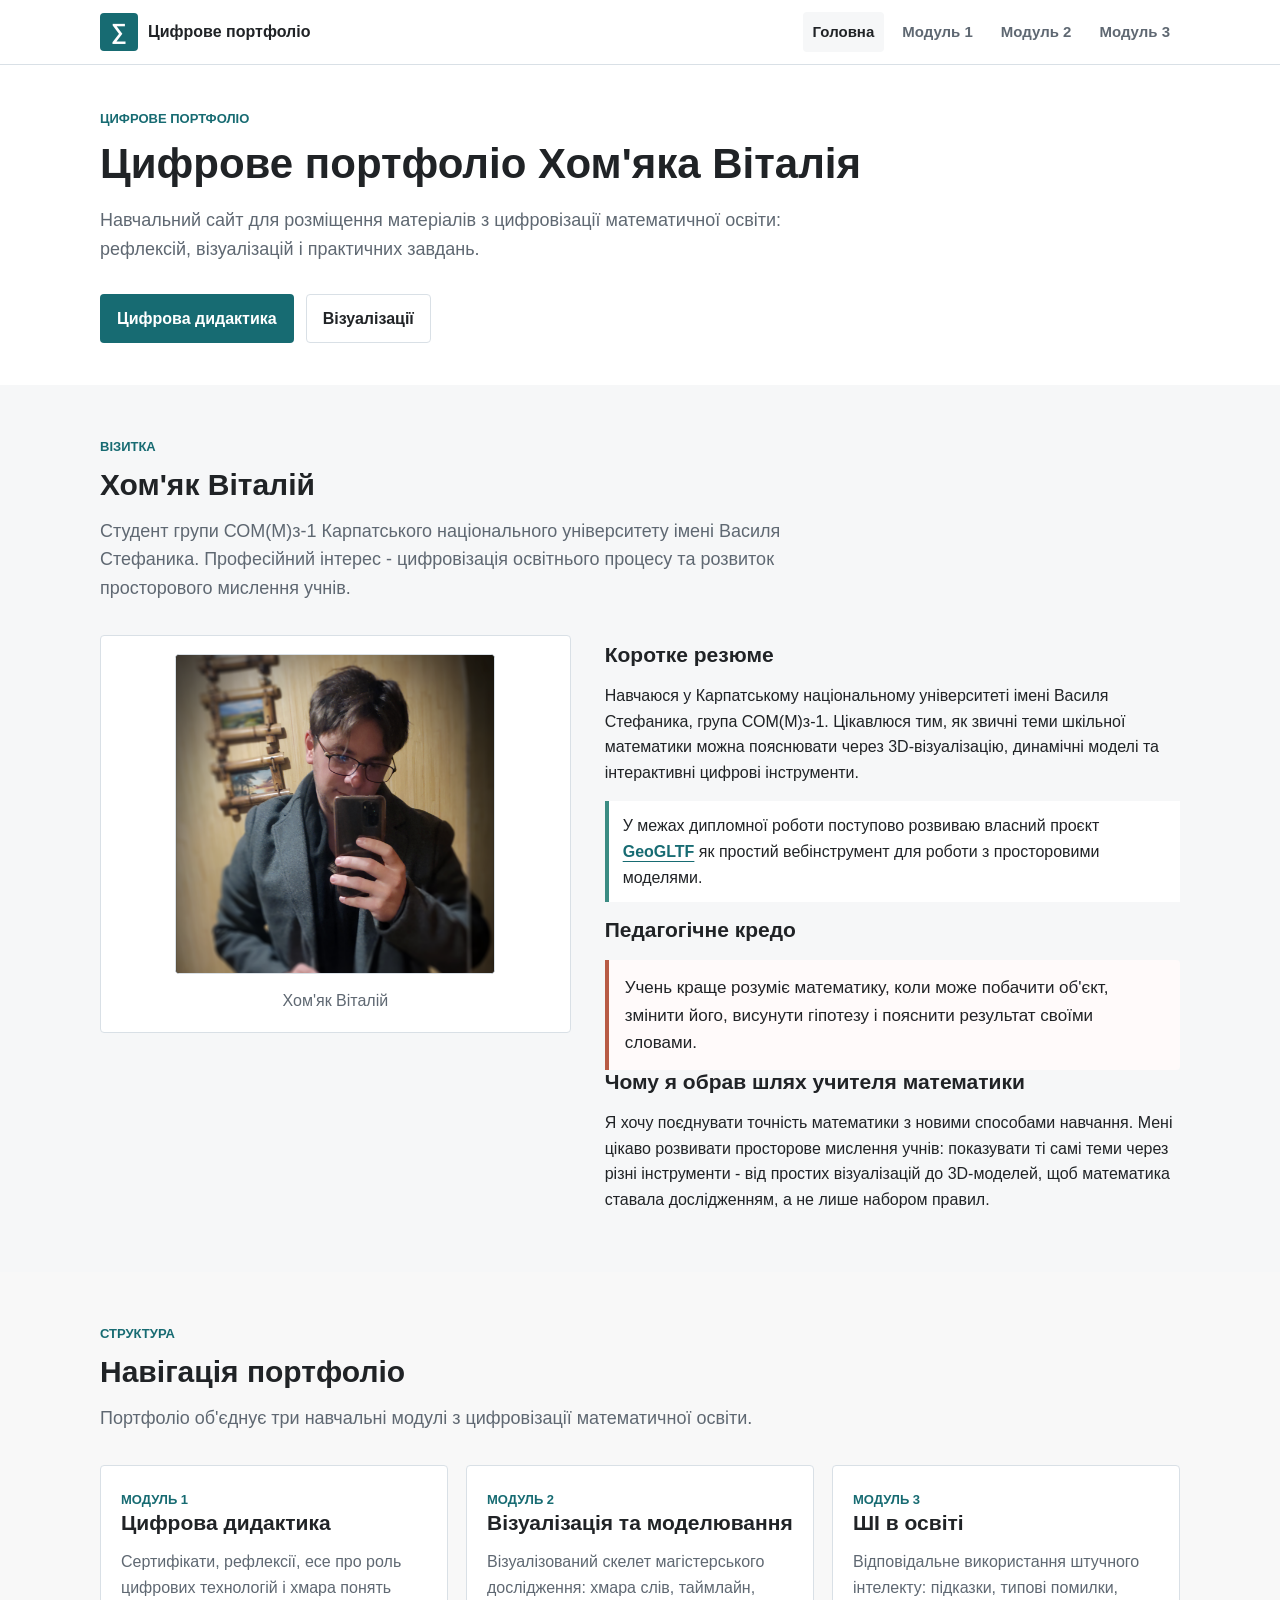
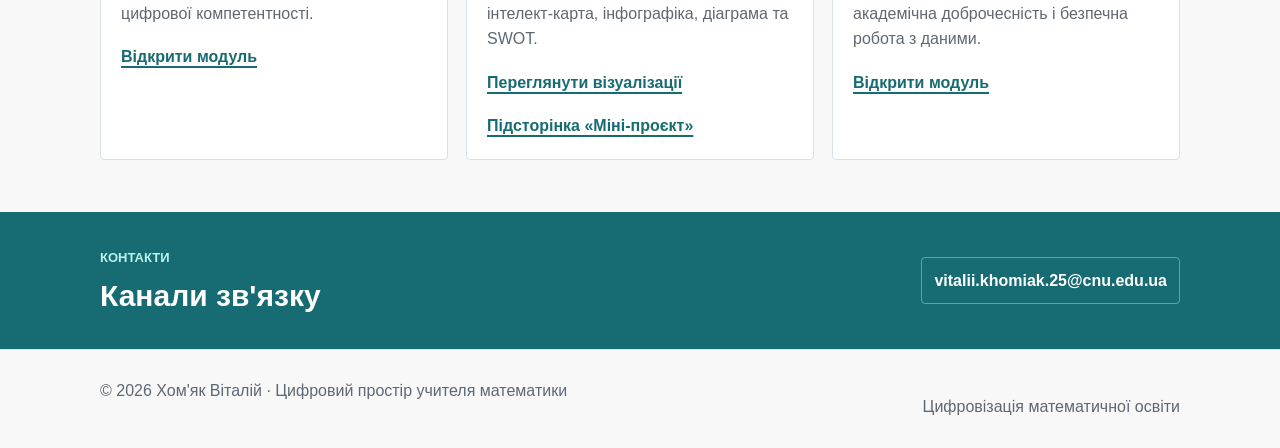
<file: index.html>
<!doctype html>
<html lang="uk">
  <head>
    <meta charset="utf-8">
    <meta name="viewport" content="width=device-width, initial-scale=1">
    <title>Цифрове портфоліо — Хом'як Віталій</title>
    <meta
      name="description"
      content="Цифрове портфоліо майбутнього вчителя математики: цифрова дидактика, візуалізація дослідження, інновації та ШІ в освіті."
    >
    <link rel="stylesheet" href="styles.css">
  </head>
  <body>
    <header class="site-header">
      <a class="brand" href="index.html" aria-label="На головну">
        <span class="brand-mark">∑</span>
        <span>Цифрове портфоліо</span>
      </a>
      <button class="nav-toggle" type="button" aria-expanded="false" aria-controls="site-nav">
        <span></span>
        <span></span>
        <span></span>
        <span class="sr-only">Меню</span>
      </button>
      <nav class="site-nav" id="site-nav" aria-label="Головна навігація">
        <a class="active" href="index.html">Головна</a>
        <a href="module1.html">Модуль 1</a>
        <a href="module2.html">Модуль 2</a>
        <a href="module3.html">Модуль 3</a>
      </nav>
    </header>

    <main>
      <section class="hero">
        <div class="hero-copy">
          <p class="eyebrow">Цифрове портфоліо</p>
          <h1>Цифрове портфоліо Хом'яка Віталія</h1>
          <p class="lead">
            Навчальний сайт для розміщення матеріалів з цифровізації математичної
            освіти: рефлексій, візуалізацій і практичних завдань.
          </p>
          <div class="hero-actions" aria-label="Основні розділи">
            <a class="button primary" href="module1.html">Цифрова дидактика</a>
            <a class="button secondary" href="module2.html">Візуалізації</a>
          </div>
        </div>
      </section>

      <section class="band">
        <div class="section-head">
          <p class="eyebrow">Візитка</p>
          <h2>Хом'як Віталій</h2>
          <p>
            Студент групи СОМ(М)з-1 Карпатського національного університету
            імені Василя Стефаника. Професійний інтерес - цифровізація
            освітнього процесу та розвиток просторового мислення учнів.
          </p>
        </div>
        <div class="profile-layout">
          <figure class="portrait-card">
            <img
              class="portrait-photo"
              src="assets/profile/vitalii-khomiak-photo.png"
              alt="Фото Хом'яка Віталія"
            >
            <figcaption>Хом'як Віталій</figcaption>
          </figure>
          <div class="profile-text">
            <h3>Коротке резюме</h3>
            <p>
              Навчаюся у Карпатському національному університеті імені Василя
              Стефаника, група СОМ(М)з-1. Цікавлюся тим, як звичні теми шкільної
              математики можна пояснювати через 3D-візуалізацію, динамічні моделі
              та інтерактивні цифрові інструменти.
            </p>
            <p class="project-note">
              У межах дипломної роботи поступово розвиваю власний проєкт
              <a href="https://github.com/Vitalik-Khomiak/GeoGLTF" target="_blank" rel="noreferrer">GeoGLTF</a>
              як простий вебінструмент для роботи з просторовими моделями.
            </p>
            <h3>Педагогічне кредо</h3>
            <blockquote>
              Учень краще розуміє математику, коли може побачити об'єкт,
              змінити його, висунути гіпотезу і пояснити результат своїми словами.
            </blockquote>
            <h3>Чому я обрав шлях учителя математики</h3>
            <p>
              Я хочу поєднувати точність математики з новими способами навчання.
              Мені цікаво розвивати просторове мислення учнів: показувати ті самі
              теми через різні інструменти - від простих візуалізацій до
              3D-моделей, щоб математика ставала дослідженням, а не лише набором
              правил.
            </p>
          </div>
        </div>
      </section>

      <section class="section">
        <div class="section-head">
          <p class="eyebrow">Структура</p>
          <h2>Навігація портфоліо</h2>
          <p>Портфоліо об'єднує три навчальні модулі з цифровізації математичної освіти.</p>
        </div>
        <div class="card-grid three">
          <article class="card">
            <span class="card-kicker">Модуль 1</span>
            <h3>Цифрова дидактика</h3>
            <p>
              Сертифікати, рефлексії, есе про роль цифрових технологій і хмара
              понять цифрової компетентності.
            </p>
            <a class="text-link" href="module1.html">Відкрити модуль</a>
          </article>
          <article class="card">
            <span class="card-kicker">Модуль 2</span>
            <h3>Візуалізація та моделювання</h3>
            <p>
              Візуалізований скелет магістерського дослідження: хмара слів,
              таймлайн, інтелект-карта, інфографіка, діаграма та SWOT.
            </p>
            <a class="text-link" href="module2.html">Переглянути візуалізації</a>
            <a class="text-link" href="mini-project.html">Підсторінка «Міні-проєкт»</a>
          </article>
          <article class="card">
            <span class="card-kicker">Модуль 3</span>
            <h3>ШІ в освіті</h3>
            <p>
              Відповідальне використання штучного інтелекту: підказки, типові
              помилки, академічна доброчесність і безпечна робота з даними.
            </p>
            <a class="text-link" href="module3.html">Відкрити модуль</a>
          </article>
        </div>
      </section>

      <section class="contact-band">
        <div>
          <p class="eyebrow">Контакти</p>
          <h2>Канали зв'язку</h2>
        </div>
        <div class="contact-list">
          <a href="mailto:vitalii.khomiak.25@cnu.edu.ua">vitalii.khomiak.25@cnu.edu.ua</a>
        </div>
      </section>
    </main>

    <footer class="site-footer">
      <p>© 2026 Хом'як Віталій · Цифровий простір учителя математики</p>
      <p>Цифровізація математичної освіти</p>
    </footer>

    <script src="script.js"></script>
  </body>
</html>
</file>
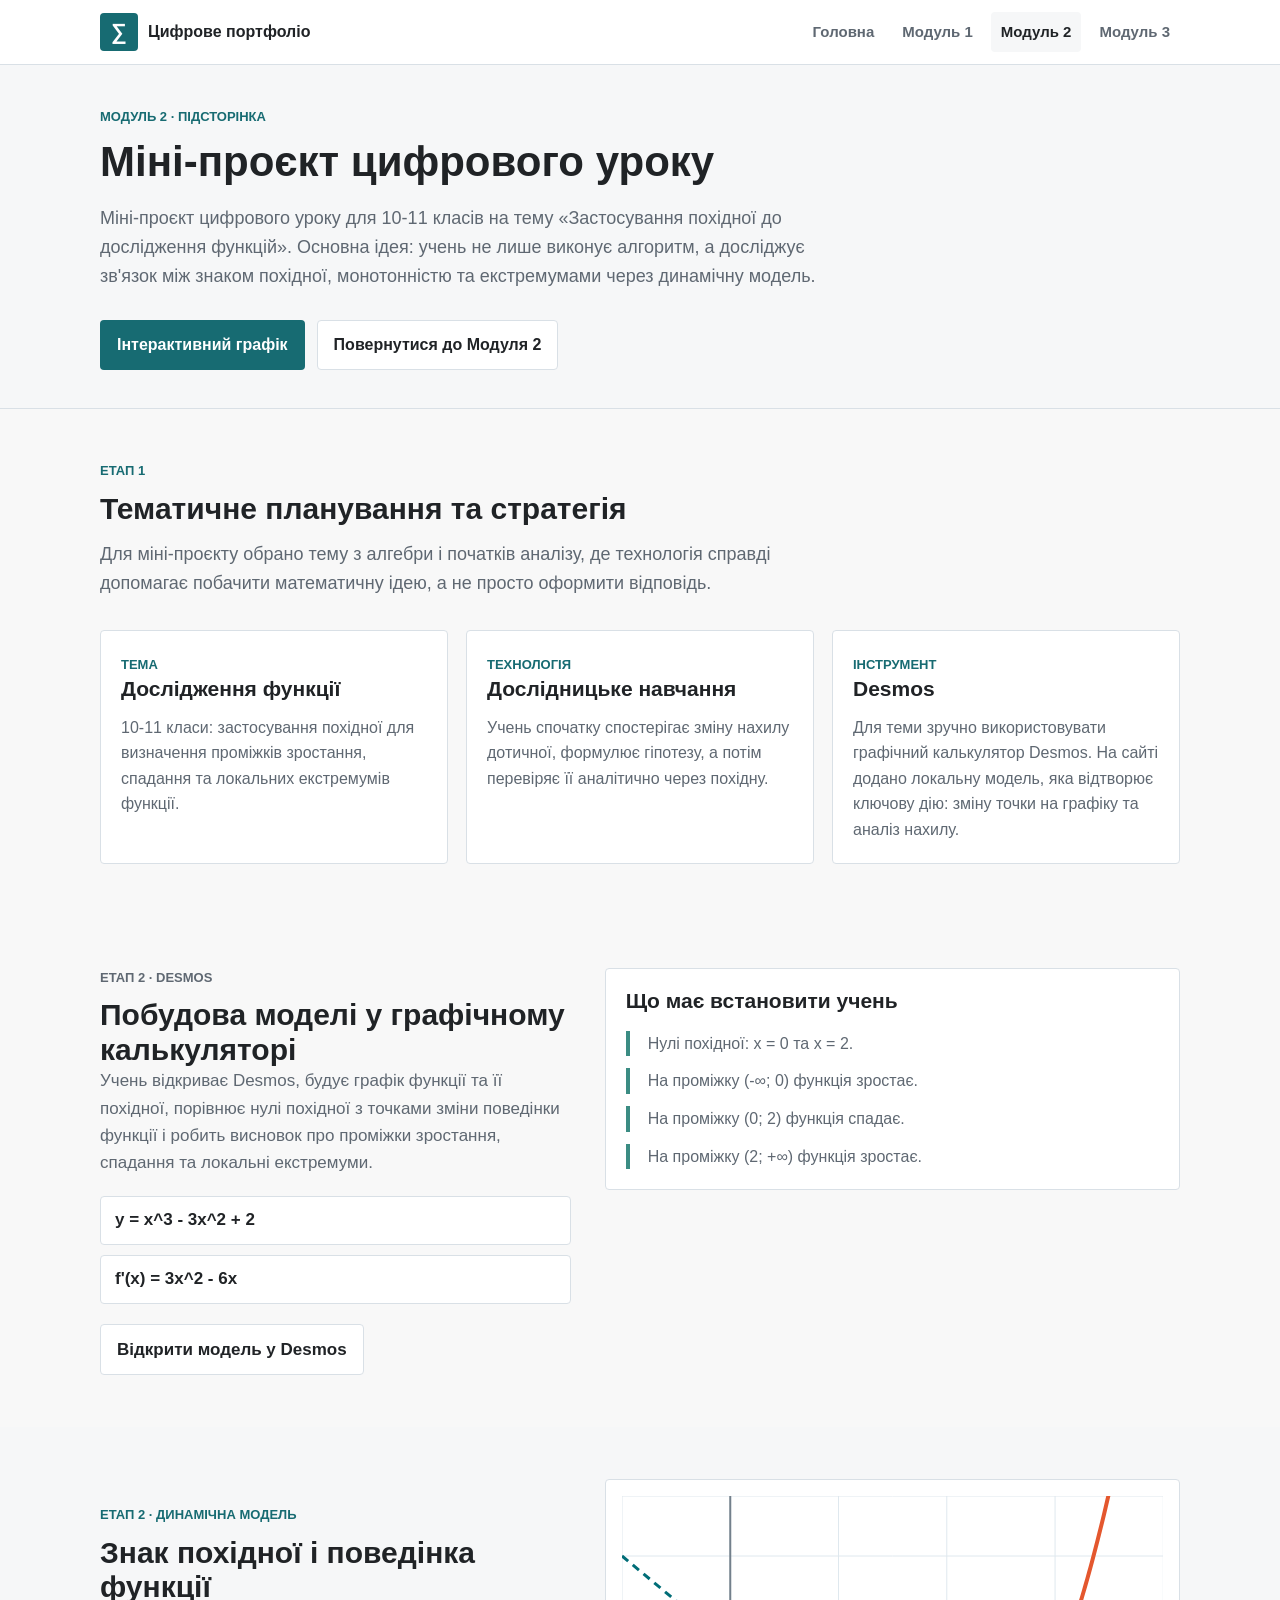
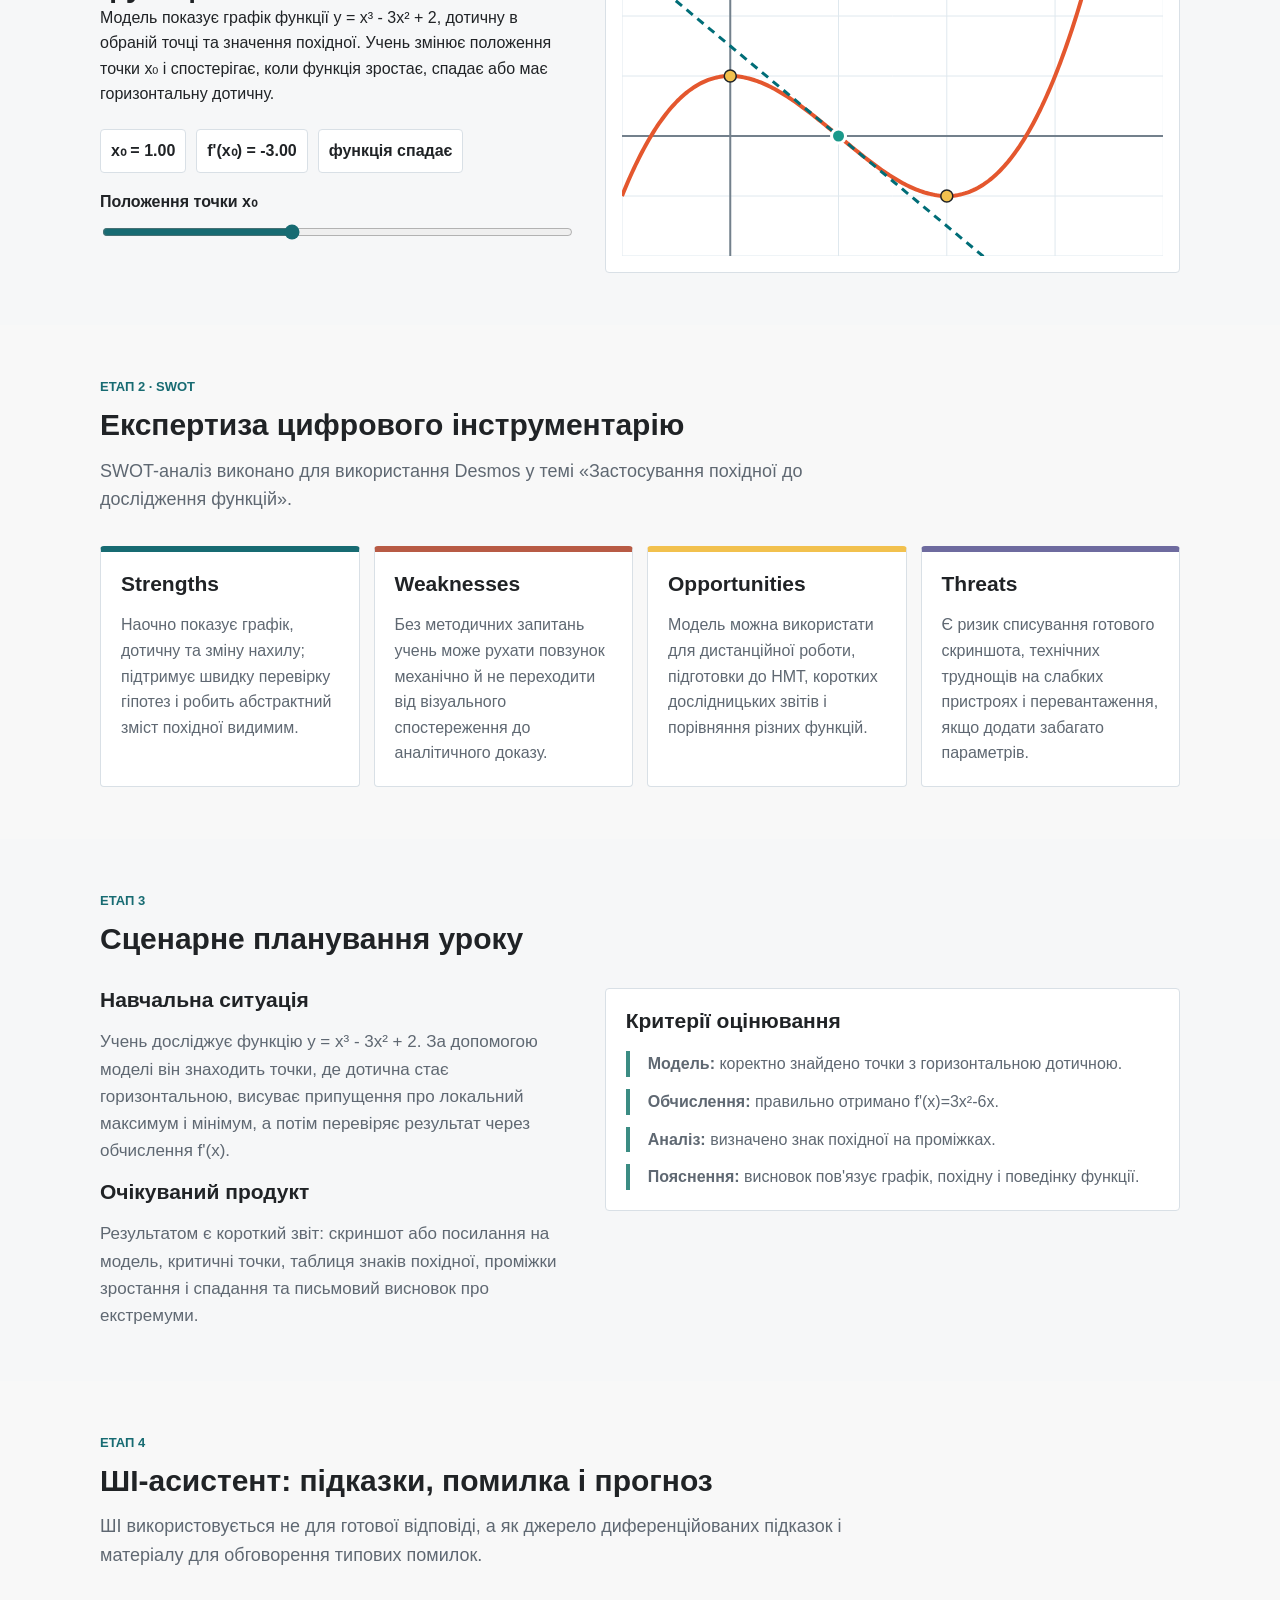
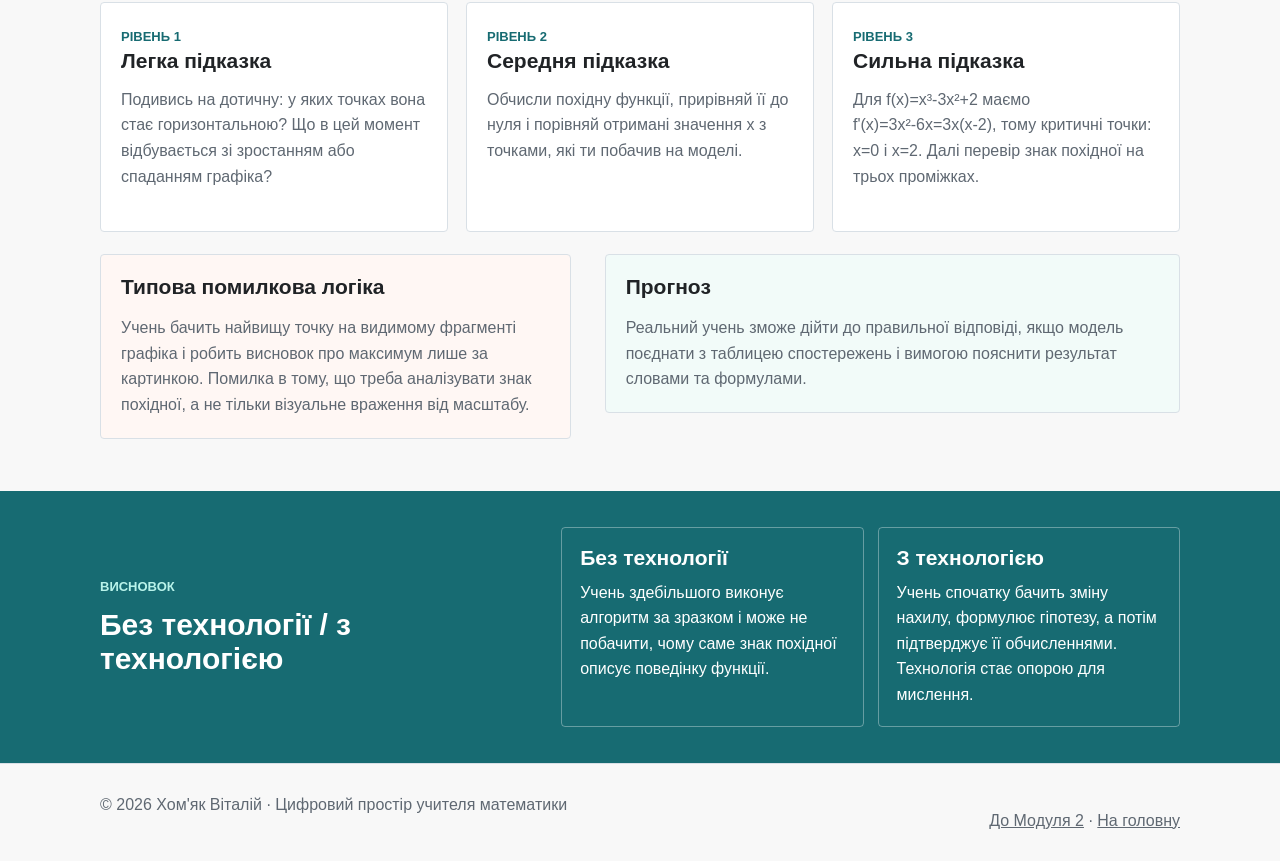
<file: mini-project.html>
<!doctype html>
<html lang="uk">
  <head>
    <meta charset="utf-8">
    <meta name="viewport" content="width=device-width, initial-scale=1">
    <title>Модуль 2. Міні-проєкт</title>
    <meta
      name="description"
      content="Міні-проєкт цифрового уроку математики для 10-11 класів: дидактичний дизайн, Desmos-модель, SWOT-аналіз і ШІ-підказки."
    >
    <link rel="stylesheet" href="styles.css">
  </head>
  <body>
    <header class="site-header">
      <a class="brand" href="index.html" aria-label="На головну">
        <span class="brand-mark">∑</span>
        <span>Цифрове портфоліо</span>
      </a>
      <button class="nav-toggle" type="button" aria-expanded="false" aria-controls="site-nav">
        <span></span>
        <span></span>
        <span></span>
        <span class="sr-only">Меню</span>
      </button>
      <nav class="site-nav" id="site-nav" aria-label="Головна навігація">
        <a href="index.html">Головна</a>
        <a href="module1.html">Модуль 1</a>
        <a class="active" href="module2.html">Модуль 2</a>
        <a href="module3.html">Модуль 3</a>
      </nav>
    </header>

    <main>
      <section class="page-hero">
        <div>
          <p class="eyebrow">Модуль 2 · підсторінка</p>
          <h1>Міні-проєкт цифрового уроку</h1>
          <p class="lead">
            Міні-проєкт цифрового уроку для 10-11 класів на тему
            «Застосування похідної до дослідження функцій». Основна ідея:
            учень не лише виконує алгоритм, а досліджує зв'язок між знаком
            похідної, монотонністю та екстремумами через динамічну модель.
          </p>
          <div class="hero-actions">
            <a class="button primary" href="#interactive-graph">Інтерактивний графік</a>
            <a class="button secondary" href="module2.html">Повернутися до Модуля 2</a>
          </div>
        </div>
      </section>

      <section class="section">
        <div class="section-head">
          <p class="eyebrow">Етап 1</p>
          <h2>Тематичне планування та стратегія</h2>
          <p>
            Для міні-проєкту обрано тему з алгебри і початків аналізу, де
            технологія справді допомагає побачити математичну ідею, а не просто
            оформити відповідь.
          </p>
        </div>
        <div class="card-grid three">
          <article class="card">
            <span class="card-kicker">Тема</span>
            <h3>Дослідження функції</h3>
            <p>
              10-11 класи: застосування похідної для визначення проміжків
              зростання, спадання та локальних екстремумів функції.
            </p>
          </article>
          <article class="card">
            <span class="card-kicker">Технологія</span>
            <h3>Дослідницьке навчання</h3>
            <p>
              Учень спочатку спостерігає зміну нахилу дотичної, формулює
              гіпотезу, а потім перевіряє її аналітично через похідну.
            </p>
          </article>
          <article class="card">
            <span class="card-kicker">Інструмент</span>
            <h3>Desmos</h3>
            <p>
              Для теми зручно використовувати графічний калькулятор Desmos.
              На сайті додано локальну модель, яка відтворює ключову дію:
              зміну точки на графіку та аналіз нахилу.
            </p>
          </article>
        </div>
      </section>

      <section class="section" id="desmos-task">
        <div class="split">
          <article class="long-read">
            <p class="eyebrow">Етап 2 · Desmos</p>
            <h2>Побудова моделі у графічному калькуляторі</h2>
            <p>
              Учень відкриває Desmos, будує графік функції та її похідної,
              порівнює нулі похідної з точками зміни поведінки функції і робить
              висновок про проміжки зростання, спадання та локальні екстремуми.
            </p>
            <div class="formula-list" aria-label="Формули для введення у Desmos">
              <code>y = x^3 - 3x^2 + 2</code>
              <code>f'(x) = 3x^2 - 6x</code>
            </div>
            <a class="button secondary" href="https://www.desmos.com/calculator/smdha2zekp" target="_blank" rel="noreferrer">Відкрити модель у Desmos</a>
          </article>
          <article class="rubric">
            <h3>Що має встановити учень</h3>
            <ul class="plain-list">
              <li>Нулі похідної: x = 0 та x = 2.</li>
              <li>На проміжку (-∞; 0) функція зростає.</li>
              <li>На проміжку (0; 2) функція спадає.</li>
              <li>На проміжку (2; +∞) функція зростає.</li>
            </ul>
          </article>
        </div>
      </section>

      <section class="band" id="interactive-graph">
        <div class="interactive-layout">
          <div>
            <p class="eyebrow">Етап 2 · Динамічна модель</p>
            <h2>Знак похідної і поведінка функції</h2>
            <p>
              Модель показує графік функції y = x³ - 3x² + 2, дотичну в обраній
              точці та значення похідної. Учень змінює положення точки x₀ і
              спостерігає, коли функція зростає, спадає або має горизонтальну
              дотичну.
            </p>
            <div class="model-stats" aria-live="polite">
              <span>x₀ = <strong id="x-value">1.00</strong></span>
              <span>f'(x₀) = <strong id="d-value">-3.00</strong></span>
              <span id="trend-value">функція спадає</span>
            </div>
            <label class="range-label" for="point-slider">Положення точки x₀</label>
            <input id="point-slider" type="range" min="-1" max="4" step="0.05" value="1">
          </div>
          <div class="canvas-panel">
            <canvas id="derivative-canvas" width="720" height="460" aria-label="Інтерактивний графік функції"></canvas>
          </div>
        </div>
      </section>

      <section class="section" id="swot">
        <div class="section-head">
          <p class="eyebrow">Етап 2 · SWOT</p>
          <h2>Експертиза цифрового інструментарію</h2>
          <p>
            SWOT-аналіз виконано для використання Desmos у темі «Застосування
            похідної до дослідження функцій».
          </p>
        </div>
        <div class="swot-grid">
          <article>
            <h3>Strengths</h3>
            <p>
              Наочно показує графік, дотичну та зміну нахилу; підтримує швидку
              перевірку гіпотез і робить абстрактний зміст похідної видимим.
            </p>
          </article>
          <article>
            <h3>Weaknesses</h3>
            <p>
              Без методичних запитань учень може рухати повзунок механічно й
              не переходити від візуального спостереження до аналітичного доказу.
            </p>
          </article>
          <article>
            <h3>Opportunities</h3>
            <p>
              Модель можна використати для дистанційної роботи, підготовки до
              НМТ, коротких дослідницьких звітів і порівняння різних функцій.
            </p>
          </article>
          <article>
            <h3>Threats</h3>
            <p>
              Є ризик списування готового скриншота, технічних труднощів на
              слабких пристроях і перевантаження, якщо додати забагато параметрів.
            </p>
          </article>
        </div>
      </section>

      <section class="band">
        <div class="section-head">
          <p class="eyebrow">Етап 3</p>
          <h2>Сценарне планування уроку</h2>
        </div>
        <div class="split">
          <article class="long-read">
            <h3>Навчальна ситуація</h3>
            <p>
              Учень досліджує функцію y = x³ - 3x² + 2. За допомогою моделі він
              знаходить точки, де дотична стає горизонтальною, висуває припущення
              про локальний максимум і мінімум, а потім перевіряє результат через
              обчислення f'(x).
            </p>
            <h3>Очікуваний продукт</h3>
            <p>
              Результатом є короткий звіт: скриншот або посилання на модель,
              критичні точки, таблиця знаків похідної, проміжки зростання і
              спадання та письмовий висновок про екстремуми.
            </p>
          </article>
          <article class="rubric">
            <h3>Критерії оцінювання</h3>
            <ul class="plain-list">
              <li><strong>Модель:</strong> коректно знайдено точки з горизонтальною дотичною.</li>
              <li><strong>Обчислення:</strong> правильно отримано f'(x)=3x²-6x.</li>
              <li><strong>Аналіз:</strong> визначено знак похідної на проміжках.</li>
              <li><strong>Пояснення:</strong> висновок пов'язує графік, похідну і поведінку функції.</li>
            </ul>
          </article>
        </div>
      </section>

      <section class="section" id="ai-assistant">
        <div class="section-head">
          <p class="eyebrow">Етап 4</p>
          <h2>ШІ-асистент: підказки, помилка і прогноз</h2>
          <p>
            ШІ використовується не для готової відповіді, а як джерело
            диференційованих підказок і матеріалу для обговорення типових помилок.
          </p>
        </div>
        <div class="card-grid three">
          <article class="card">
            <span class="card-kicker">Рівень 1</span>
            <h3>Легка підказка</h3>
            <p>
              Подивись на дотичну: у яких точках вона стає горизонтальною?
              Що в цей момент відбувається зі зростанням або спаданням графіка?
            </p>
          </article>
          <article class="card">
            <span class="card-kicker">Рівень 2</span>
            <h3>Середня підказка</h3>
            <p>
              Обчисли похідну функції, прирівняй її до нуля і порівняй отримані
              значення x з точками, які ти побачив на моделі.
            </p>
          </article>
          <article class="card">
            <span class="card-kicker">Рівень 3</span>
            <h3>Сильна підказка</h3>
            <p>
              Для f(x)=x³-3x²+2 маємо f'(x)=3x²-6x=3x(x-2), тому критичні
              точки: x=0 і x=2. Далі перевір знак похідної на трьох проміжках.
            </p>
          </article>
        </div>
        <div class="split top-gap">
          <article class="warning-note">
            <h3>Типова помилкова логіка</h3>
            <p>
              Учень бачить найвищу точку на видимому фрагменті графіка і робить
              висновок про максимум лише за картинкою. Помилка в тому, що треба
              аналізувати знак похідної, а не тільки візуальне враження від масштабу.
            </p>
          </article>
          <article class="success-note">
            <h3>Прогноз</h3>
            <p>
              Реальний учень зможе дійти до правильної відповіді, якщо модель
              поєднати з таблицею спостережень і вимогою пояснити результат
              словами та формулами.
            </p>
          </article>
        </div>
      </section>

      <section class="comparison-band">
        <div>
          <p class="eyebrow">Висновок</p>
          <h2>Без технології / з технологією</h2>
        </div>
        <div class="comparison-grid">
          <div>
            <h3>Без технології</h3>
            <p>
              Учень здебільшого виконує алгоритм за зразком і може не побачити,
              чому саме знак похідної описує поведінку функції.
            </p>
          </div>
          <div>
            <h3>З технологією</h3>
            <p>
              Учень спочатку бачить зміну нахилу, формулює гіпотезу, а потім
              підтверджує її обчисленнями. Технологія стає опорою для мислення.
            </p>
          </div>
        </div>
      </section>
    </main>

    <footer class="site-footer">
      <p>© 2026 Хом'як Віталій · Цифровий простір учителя математики</p>
      <p><a href="module2.html">До Модуля 2</a> · <a href="index.html">На головну</a></p>
    </footer>

    <script src="script.js"></script>
  </body>
</html>
</file>
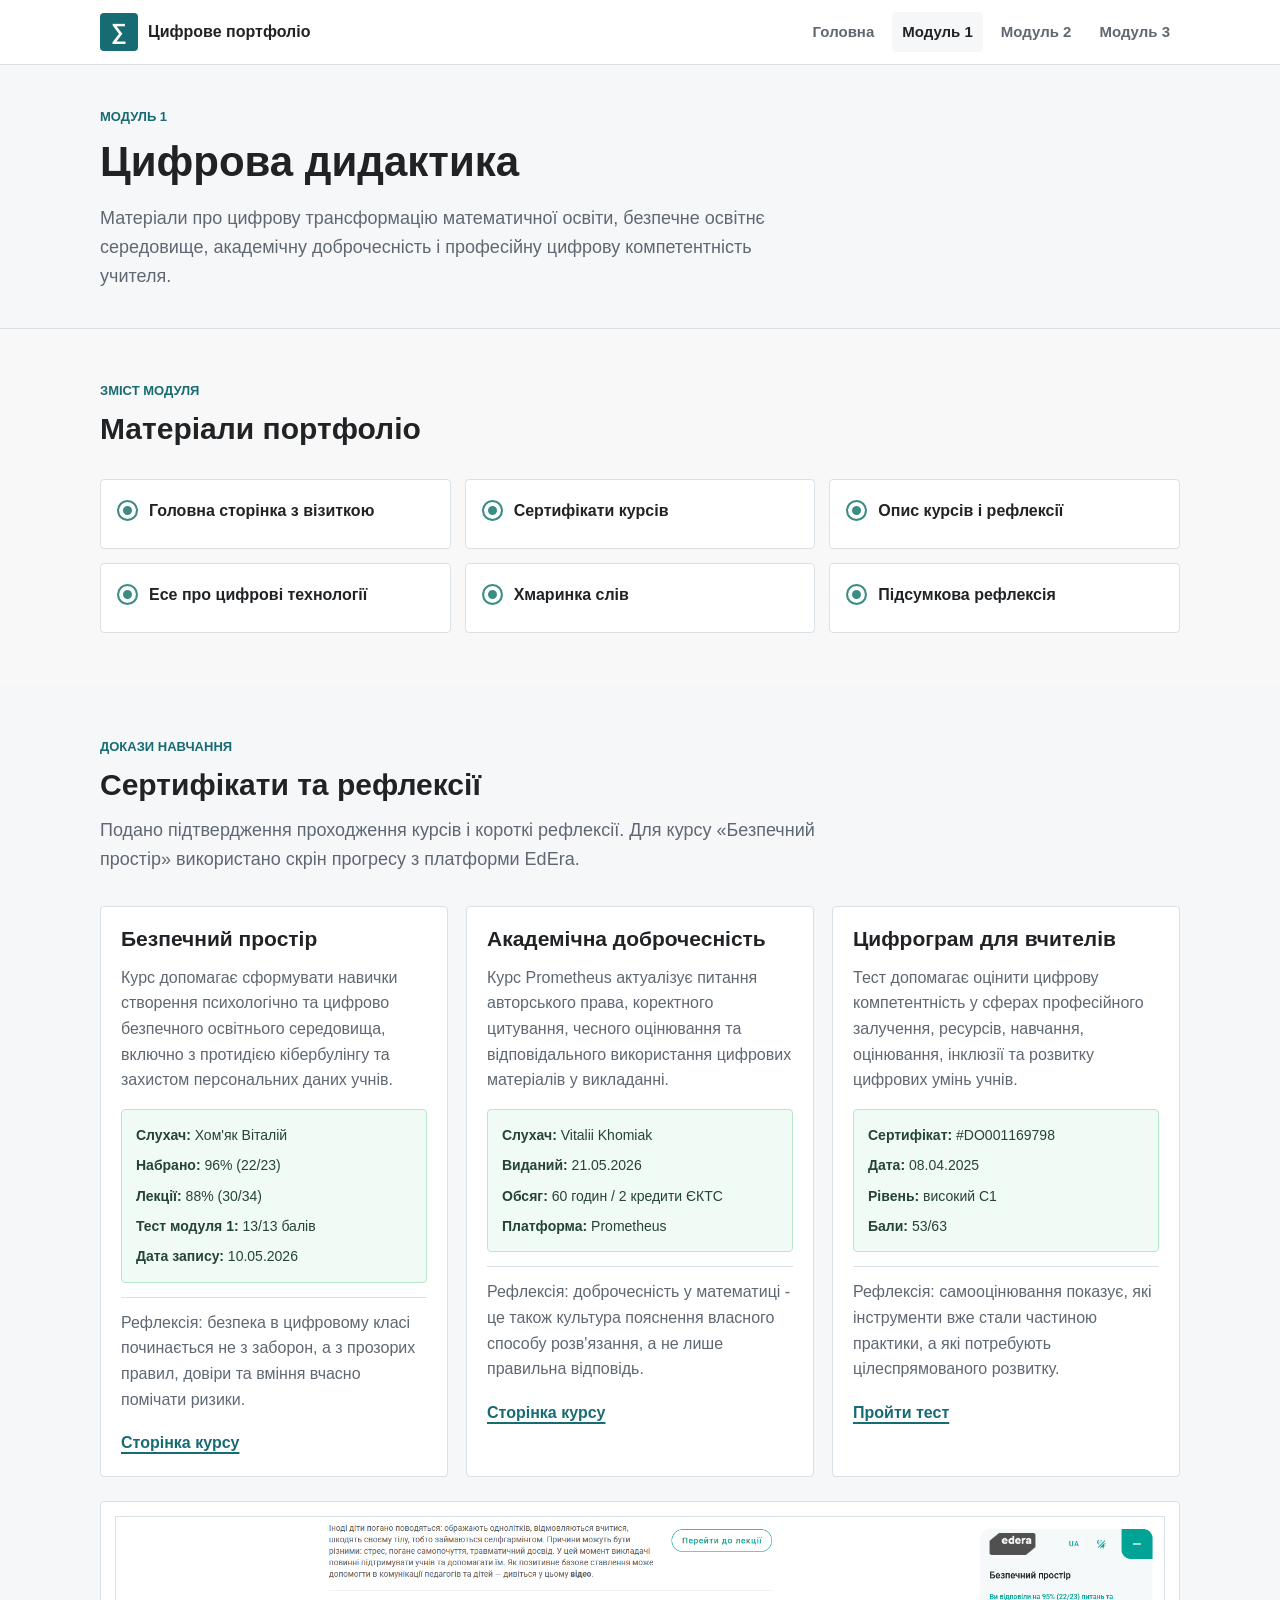
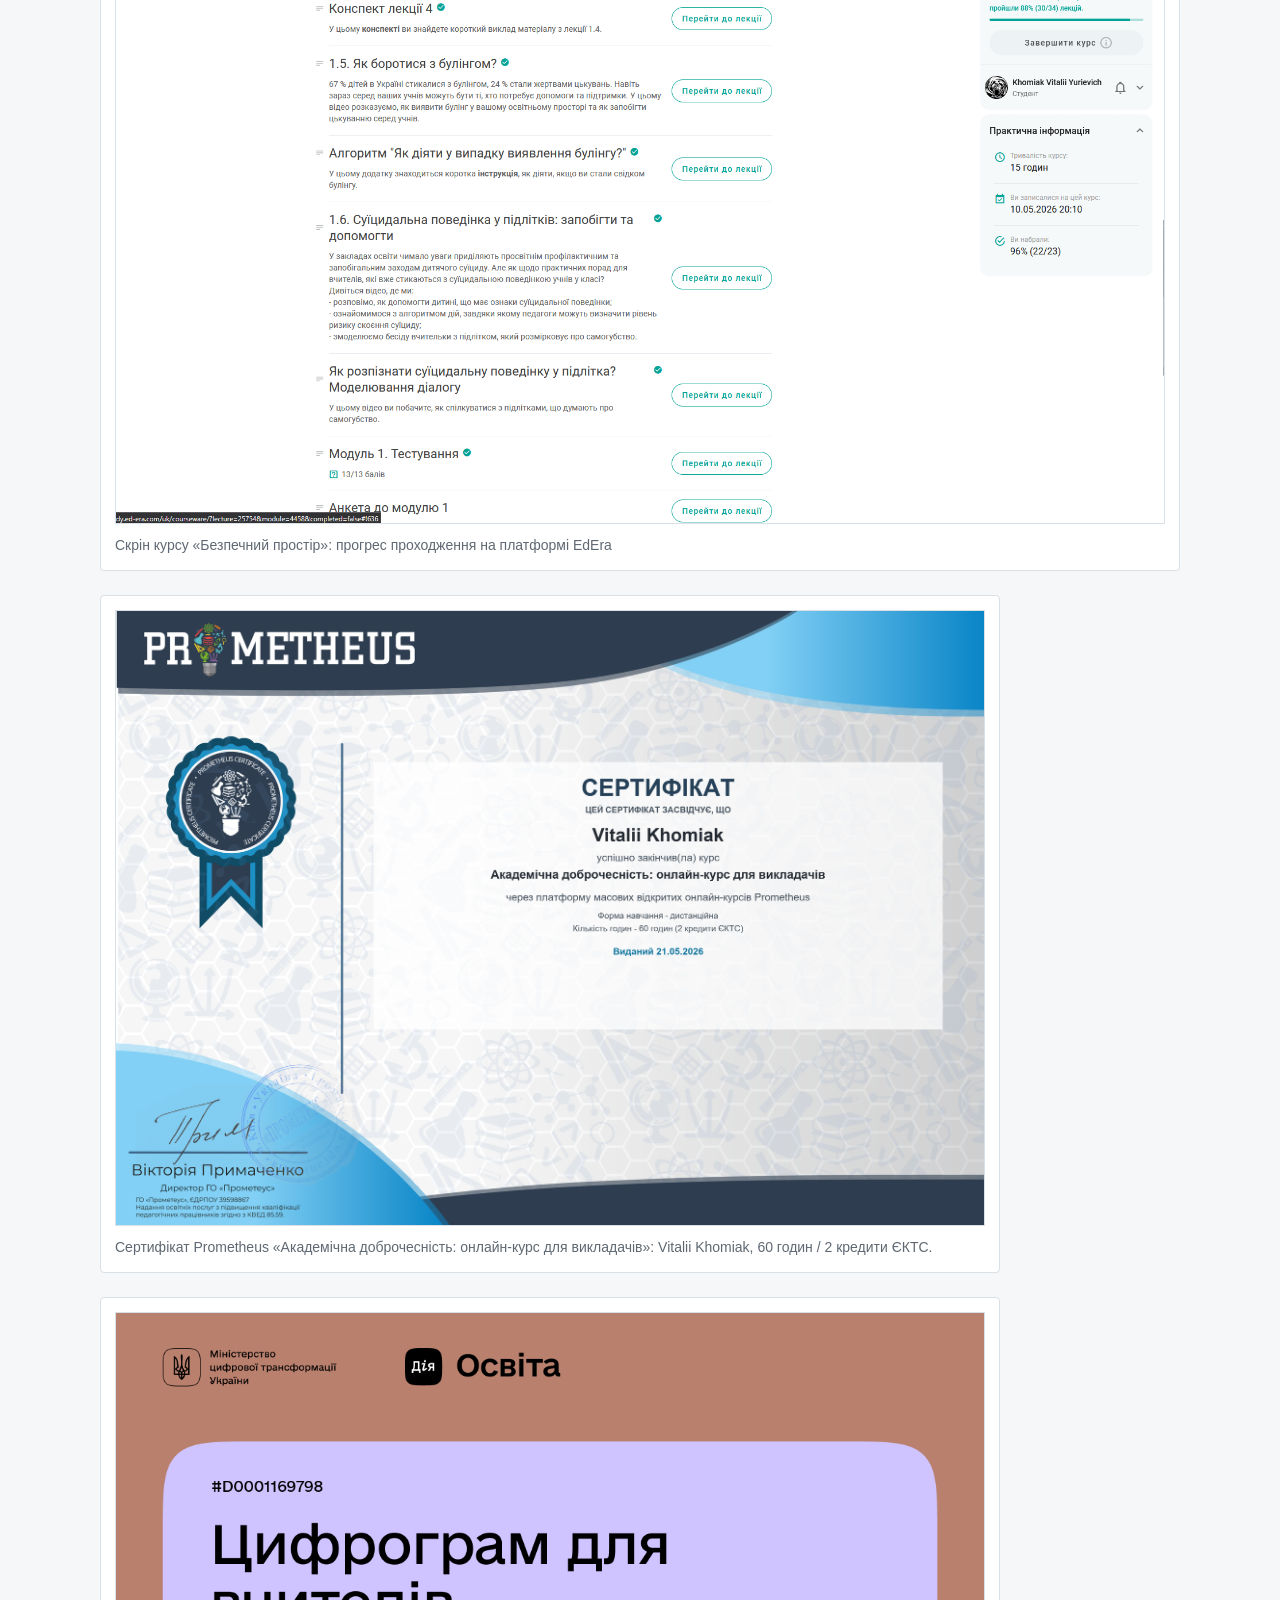
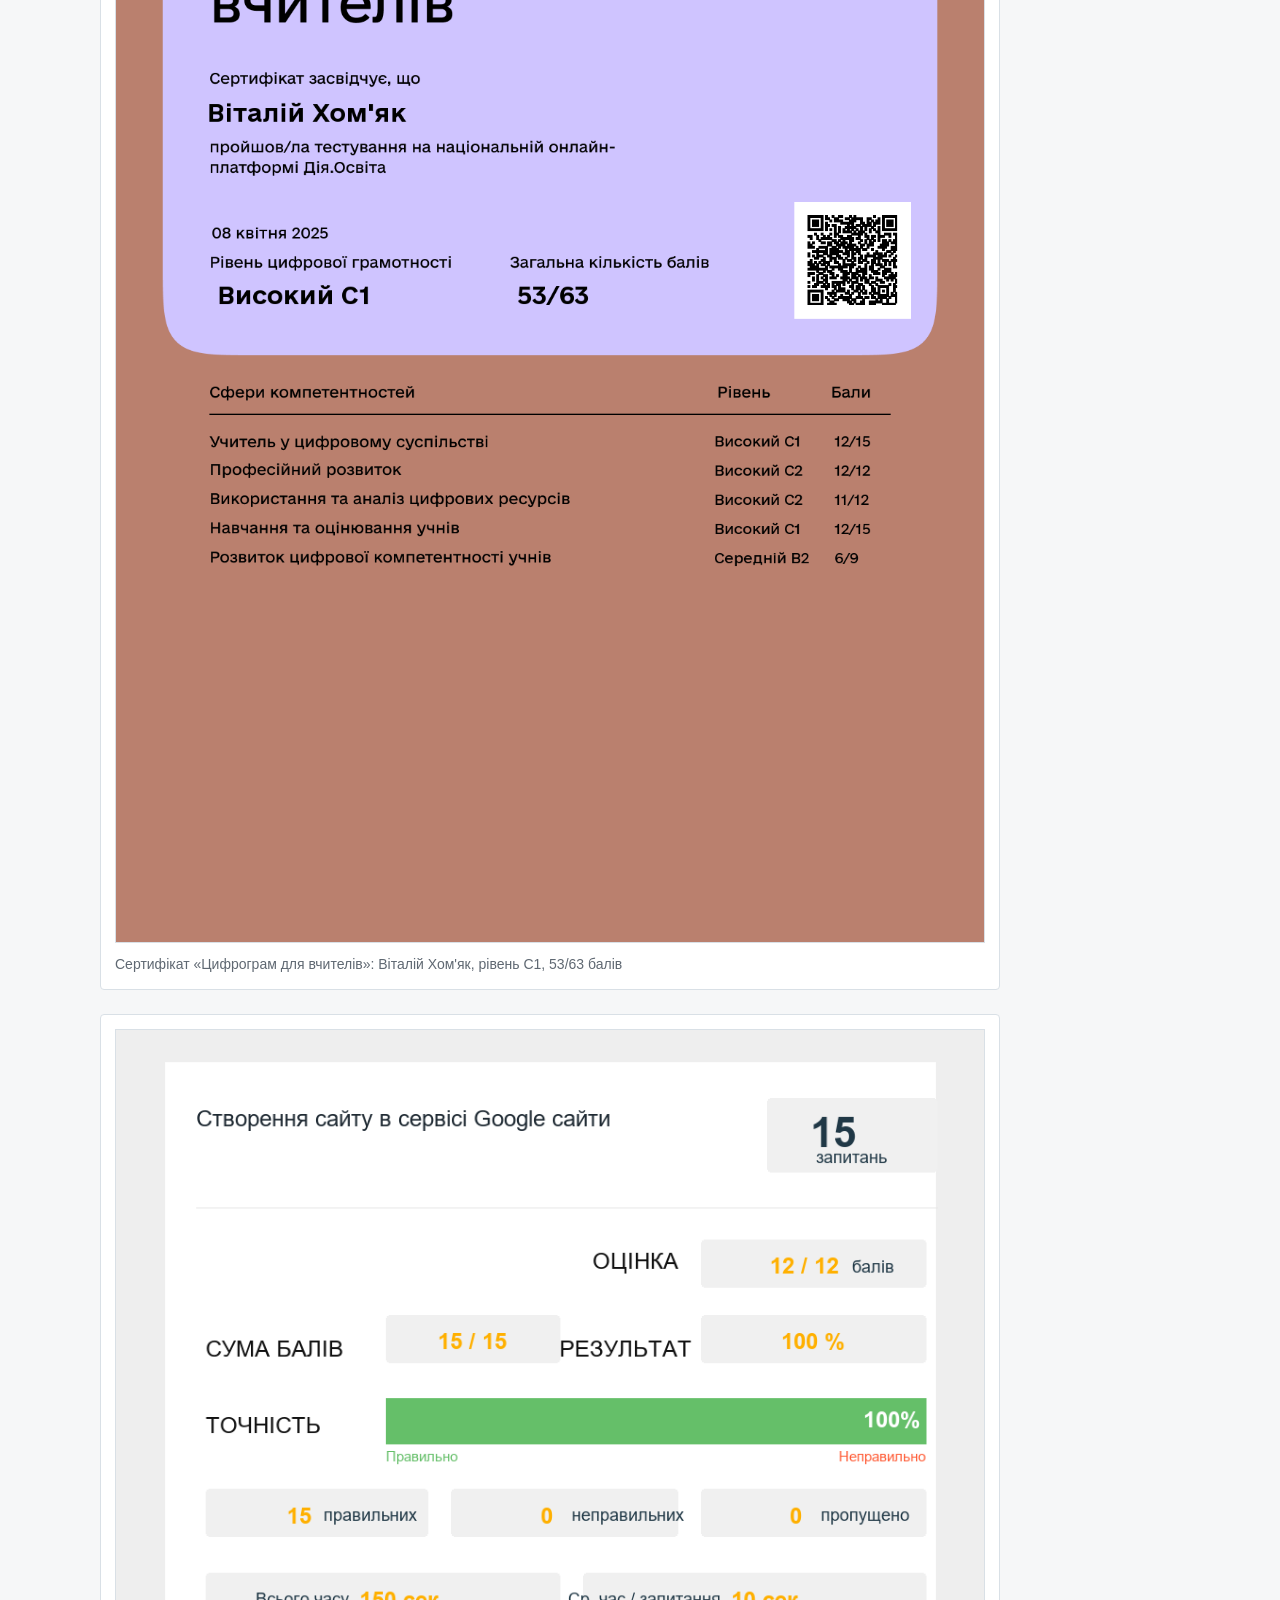
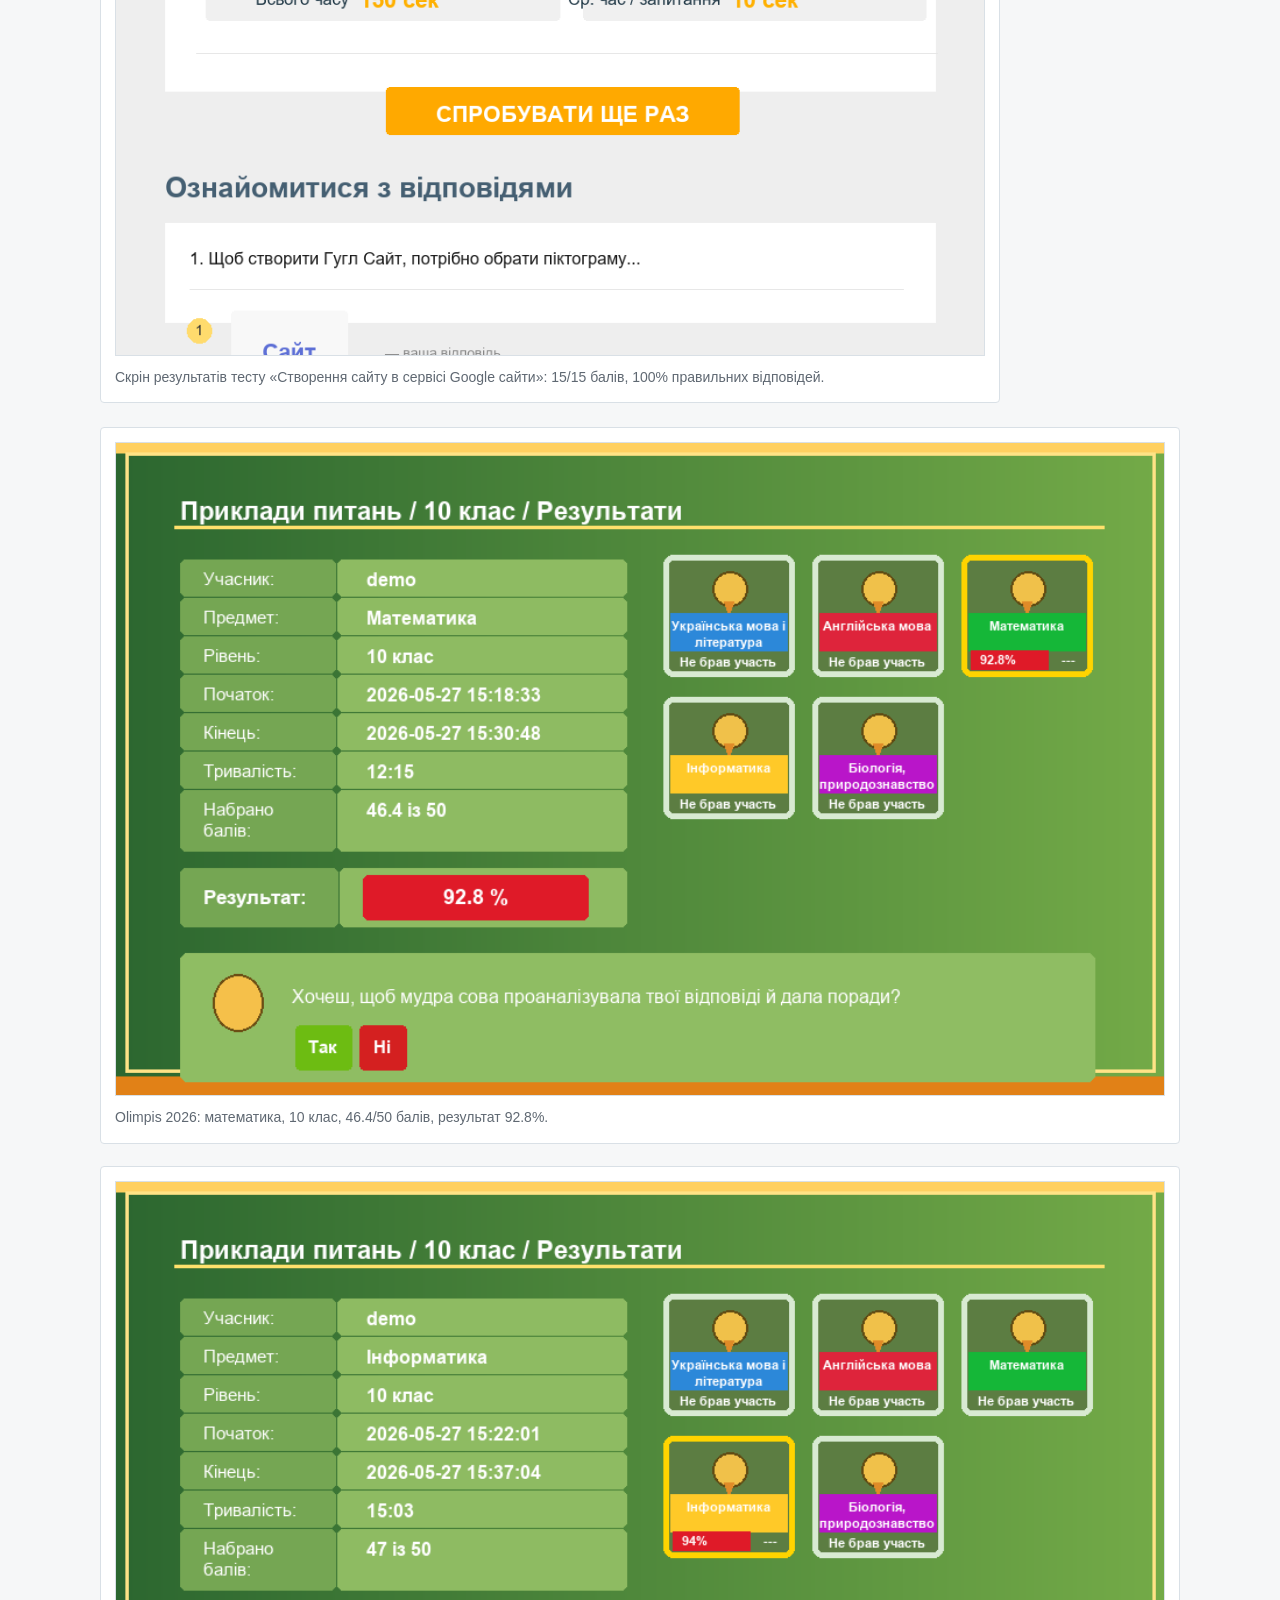
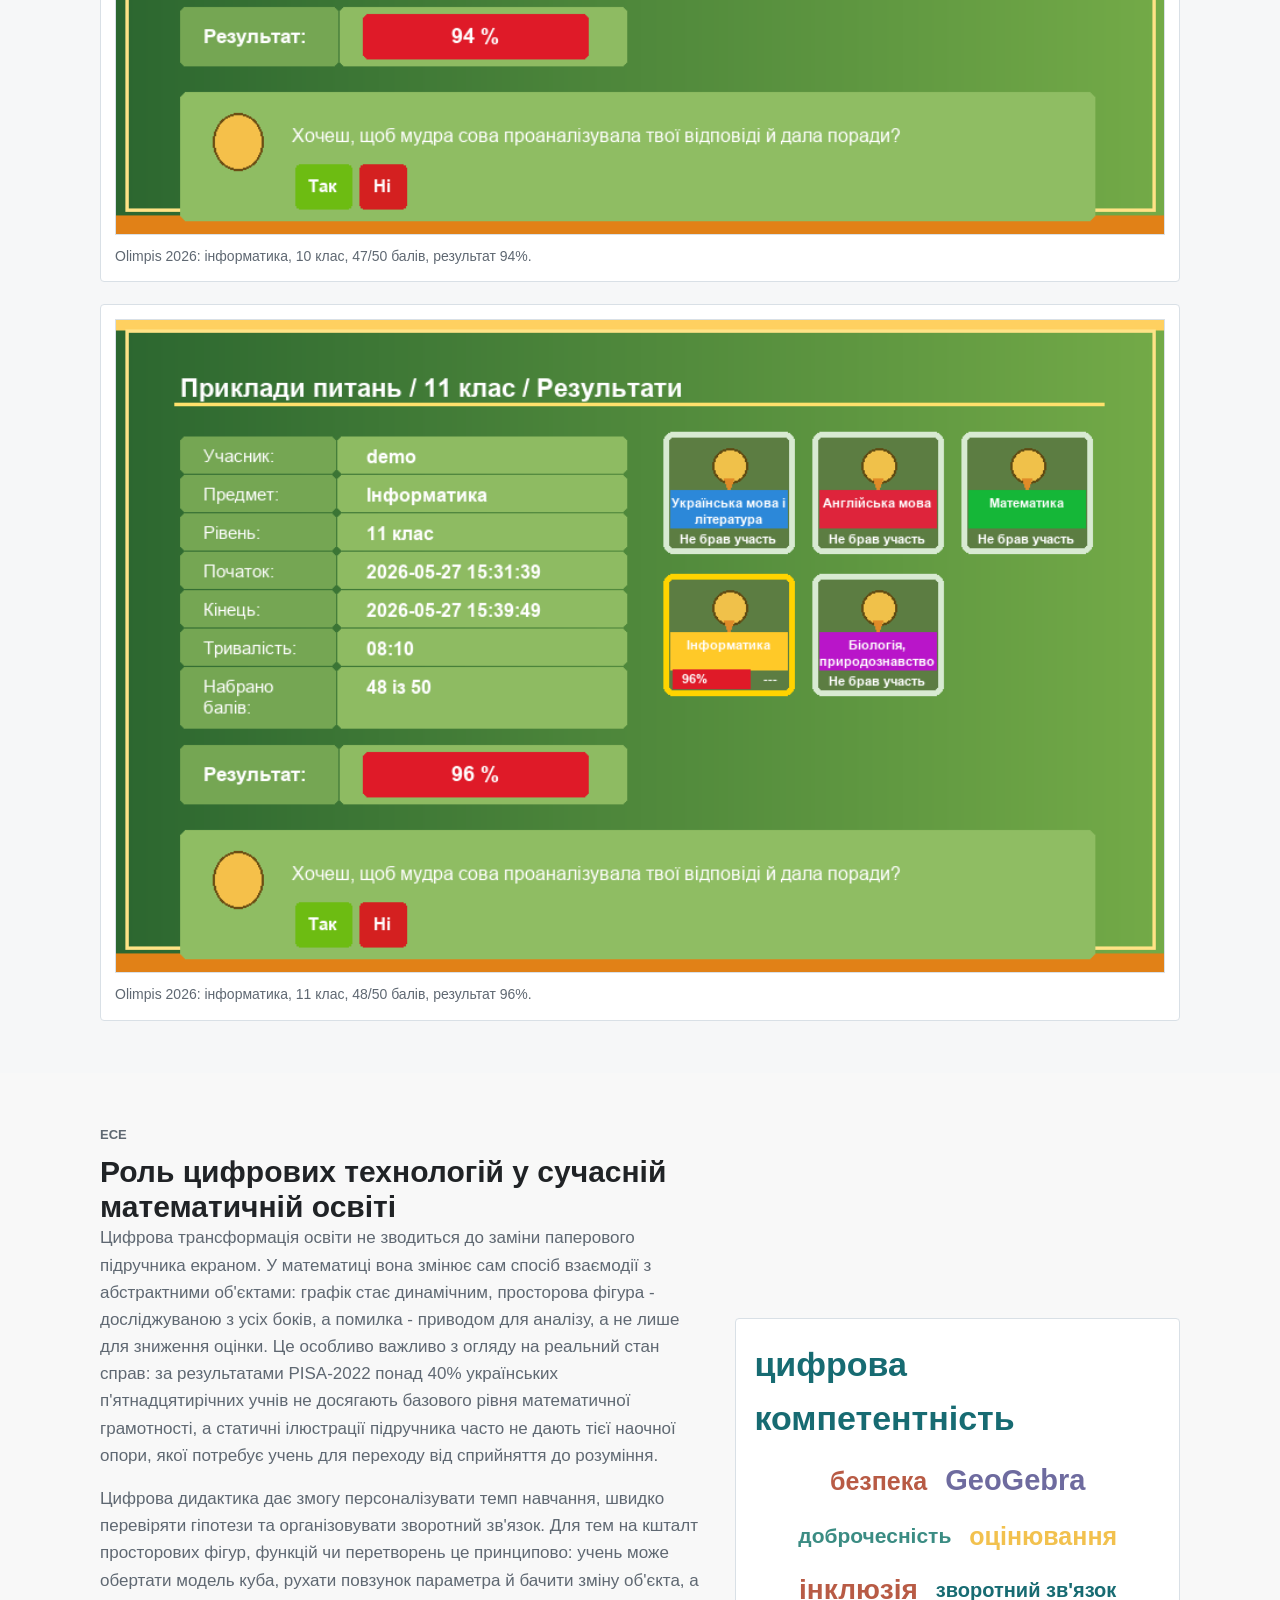
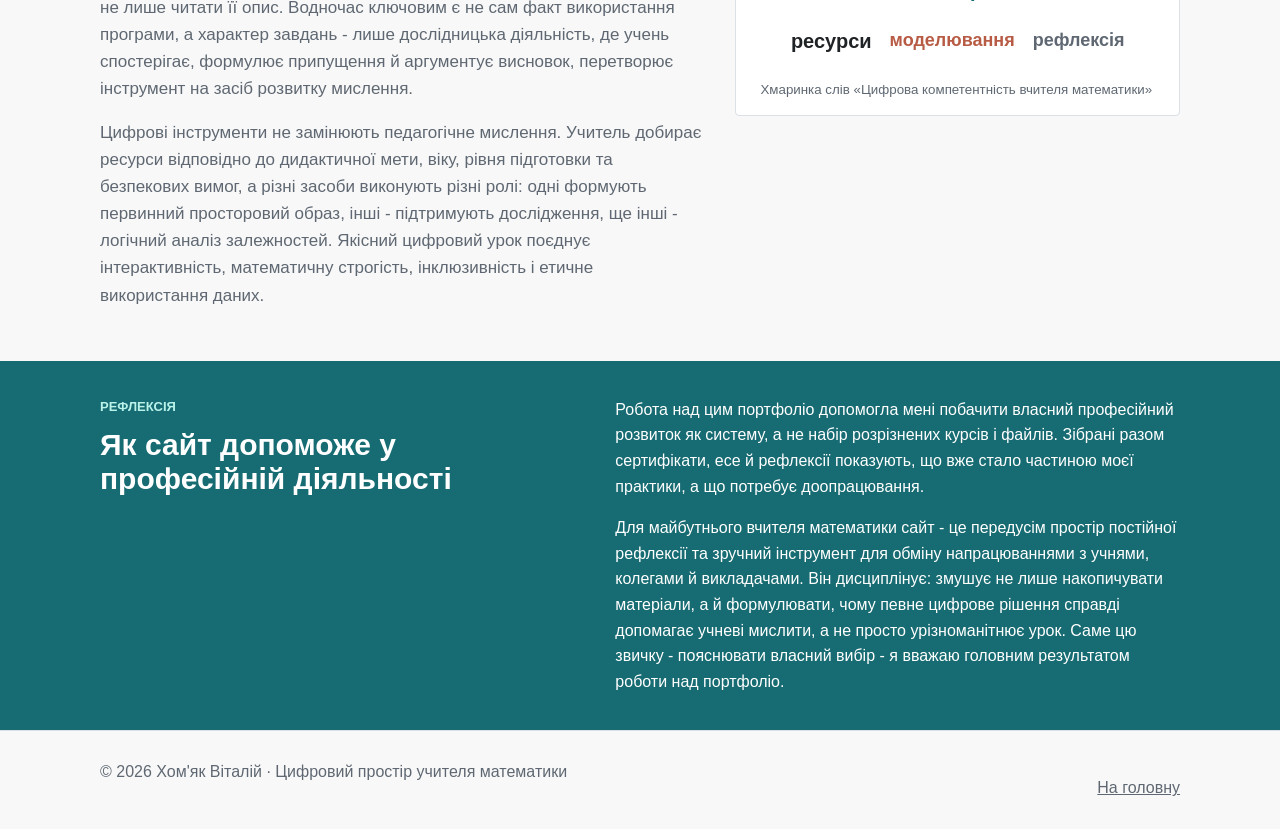
<file: module1.html>
<!doctype html>
<html lang="uk">
  <head>
    <meta charset="utf-8">
    <meta name="viewport" content="width=device-width, initial-scale=1">
    <title>Модуль 1. Цифрова дидактика</title>
    <meta
      name="description"
      content="Матеріали модуля 1 цифрового портфоліо: цифрова дидактика, сертифікати курсів, есе і рефлексія."
    >
    <link rel="stylesheet" href="styles.css">
  </head>
  <body>
    <header class="site-header">
      <a class="brand" href="index.html" aria-label="На головну">
        <span class="brand-mark">∑</span>
        <span>Цифрове портфоліо</span>
      </a>
      <button class="nav-toggle" type="button" aria-expanded="false" aria-controls="site-nav">
        <span></span>
        <span></span>
        <span></span>
        <span class="sr-only">Меню</span>
      </button>
      <nav class="site-nav" id="site-nav" aria-label="Головна навігація">
        <a href="index.html">Головна</a>
        <a class="active" href="module1.html">Модуль 1</a>
        <a href="module2.html">Модуль 2</a>
        <a href="module3.html">Модуль 3</a>
      </nav>
    </header>

    <main>
      <section class="page-hero">
        <div>
          <p class="eyebrow">Модуль 1</p>
          <h1>Цифрова дидактика</h1>
          <p class="lead">
            Матеріали про цифрову трансформацію математичної освіти, безпечне
            освітнє середовище, академічну доброчесність і професійну цифрову
            компетентність учителя.
          </p>
        </div>
      </section>

      <section class="section">
        <div class="section-head">
          <p class="eyebrow">Зміст модуля</p>
          <h2>Матеріали портфоліо</h2>
        </div>
        <div class="check-grid">
          <div class="check-item">Головна сторінка з візиткою</div>
          <div class="check-item">Сертифікати курсів</div>
          <div class="check-item">Опис курсів і рефлексії</div>
          <div class="check-item">Есе про цифрові технології</div>
          <div class="check-item">Хмаринка слів</div>
          <div class="check-item">Підсумкова рефлексія</div>
        </div>
      </section>

      <section class="band">
        <div class="section-head">
          <p class="eyebrow">Докази навчання</p>
          <h2>Сертифікати та рефлексії</h2>
          <p>
            Подано підтвердження проходження курсів і короткі рефлексії.
            Для курсу «Безпечний простір» використано скрін прогресу з платформи EdEra.
          </p>
        </div>
        <div class="card-grid three" id="evidence">
          <article class="card certificate-card">
            <h3>Безпечний простір</h3>
            <p>
              Курс допомагає сформувати навички створення психологічно та цифрово
              безпечного освітнього середовища, включно з протидією кібербулінгу
              та захистом персональних даних учнів.
            </p>
            <div class="course-proof" aria-label="Підтвердження проходження курсу">
              <span><strong>Слухач:</strong> Хом'як Віталій</span>
              <span><strong>Набрано:</strong> 96% (22/23)</span>
              <span><strong>Лекції:</strong> 88% (30/34)</span>
              <span><strong>Тест модуля 1:</strong> 13/13 балів</span>
              <span><strong>Дата запису:</strong> 10.05.2026</span>
            </div>
            <p class="reflection">
              Рефлексія: безпека в цифровому класі починається не з заборон, а з
              прозорих правил, довіри та вміння вчасно помічати ризики.
            </p>
            <a class="text-link" href="https://study.ed-era.com/uk/courses/course/636" target="_blank" rel="noreferrer">Сторінка курсу</a>
          </article>
          <article class="card certificate-card">
            <h3>Академічна доброчесність</h3>
            <p>
              Курс Prometheus актуалізує питання авторського права, коректного
              цитування, чесного оцінювання та відповідального використання
              цифрових матеріалів у викладанні.
            </p>
            <div class="course-proof" aria-label="Дані сертифіката курсу Академічна доброчесність">
              <span><strong>Слухач:</strong> Vitalii Khomiak</span>
              <span><strong>Виданий:</strong> 21.05.2026</span>
              <span><strong>Обсяг:</strong> 60 годин / 2 кредити ЄКТС</span>
              <span><strong>Платформа:</strong> Prometheus</span>
            </div>
            <p class="reflection">
              Рефлексія: доброчесність у математиці - це також культура пояснення
              власного способу розв'язання, а не лише правильна відповідь.
            </p>
            <a class="text-link" href="https://prometheus.org.ua/prometheus-free/akademichna-dobrochesnist-dlya-vykladachiv/" target="_blank" rel="noreferrer">Сторінка курсу</a>
          </article>
          <article class="card certificate-card">
            <h3>Цифрограм для вчителів</h3>
            <p>
              Тест допомагає оцінити цифрову компетентність у сферах професійного
              залучення, ресурсів, навчання, оцінювання, інклюзії та розвитку
              цифрових умінь учнів.
            </p>
            <div class="course-proof" aria-label="Дані сертифіката Цифрограм для вчителів">
              <span><strong>Сертифікат:</strong> #DO001169798</span>
              <span><strong>Дата:</strong> 08.04.2025</span>
              <span><strong>Рівень:</strong> високий C1</span>
              <span><strong>Бали:</strong> 53/63</span>
            </div>
            <p class="reflection">
              Рефлексія: самооцінювання показує, які інструменти вже стали частиною
              практики, а які потребують цілеспрямованого розвитку.
            </p>
            <a class="text-link" href="https://osvita.diia.gov.ua/digigram" target="_blank" rel="noreferrer">Пройти тест</a>
          </article>
        </div>
        <figure class="course-screenshot-block">
          <img src="assets/certificates/bezpechnyi-prostir-progress.png" alt="Скрін проходження курсу Безпечний простір на EdEra">
          <figcaption>Скрін курсу «Безпечний простір»: прогрес проходження на платформі EdEra</figcaption>
        </figure>
        <figure class="course-screenshot-block certificate-image-block">
          <img src="assets/certificates/academic-integrity-certificate.png" alt="Сертифікат Prometheus Академічна доброчесність Vitalii Khomiak">
          <figcaption>
            Сертифікат Prometheus «Академічна доброчесність: онлайн-курс для викладачів»:
            Vitalii Khomiak, 60 годин / 2 кредити ЄКТС.
          </figcaption>
        </figure>
        <figure class="course-screenshot-block certificate-image-block">
          <img src="assets/certificates/digigram-teachers-certificate.png" alt="Сертифікат Цифрограм для вчителів Віталія Хом'яка">
          <figcaption>Сертифікат «Цифрограм для вчителів»: Віталій Хом'як, рівень C1, 53/63 балів</figcaption>
        </figure>
        <figure class="course-screenshot-block certificate-image-block">
          <img src="assets/certificates/google-sites-test-results.png" alt="Скрін результатів тесту Створення сайту в сервісі Google сайти">
          <figcaption>
            Скрін результатів тесту «Створення сайту в сервісі Google сайти»:
            15/15 балів, 100% правильних відповідей.
          </figcaption>
        </figure>
        <div class="learning-screenshot-stack" aria-label="Скріни результатів конкурсу Olimpis 2026">
          <figure class="course-screenshot-block">
            <img src="assets/certificates/olimpis-math-10-results.png" alt="Скрін результатів Olimpis 2026 з математики, 10 клас">
            <figcaption>Olimpis 2026: математика, 10 клас, 46.4/50 балів, результат 92.8%.</figcaption>
          </figure>
          <figure class="course-screenshot-block">
            <img src="assets/certificates/olimpis-informatics-10-results.png" alt="Скрін результатів Olimpis 2026 з інформатики, 10 клас">
            <figcaption>Olimpis 2026: інформатика, 10 клас, 47/50 балів, результат 94%.</figcaption>
          </figure>
          <figure class="course-screenshot-block">
            <img src="assets/certificates/olimpis-informatics-11-results.png" alt="Скрін результатів Olimpis 2026 з інформатики, 11 клас">
            <figcaption>Olimpis 2026: інформатика, 11 клас, 48/50 балів, результат 96%.</figcaption>
          </figure>
        </div>
      </section>

      <section class="section essay-layout">
        <article class="long-read">
          <p class="eyebrow">Есе</p>
          <h2>Роль цифрових технологій у сучасній математичній освіті</h2>
          <p>
            Цифрова трансформація освіти не зводиться до заміни паперового
            підручника екраном. У математиці вона змінює сам спосіб взаємодії з
            абстрактними об'єктами: графік стає динамічним, просторова фігура -
            досліджуваною з усіх боків, а помилка - приводом для аналізу, а не
            лише для зниження оцінки. Це особливо важливо з огляду на реальний
            стан справ: за результатами PISA-2022 понад 40% українських
            п'ятнадцятирічних учнів не досягають базового рівня математичної
            грамотності, а статичні ілюстрації підручника часто не дають тієї
            наочної опори, якої потребує учень для переходу від сприйняття до
            розуміння.
          </p>
          <p>
            Цифрова дидактика дає змогу персоналізувати темп навчання, швидко
            перевіряти гіпотези та організовувати зворотний зв'язок. Для тем на
            кшталт просторових фігур, функцій чи перетворень це принципово: учень
            може обертати модель куба, рухати повзунок параметра й бачити зміну
            об'єкта, а не лише читати її опис. Водночас ключовим є не сам факт
            використання програми, а характер завдань - лише дослідницька
            діяльність, де учень спостерігає, формулює припущення й аргументує
            висновок, перетворює інструмент на засіб розвитку мислення.
          </p>
          <p>
            Цифрові інструменти не замінюють педагогічне мислення. Учитель добирає
            ресурси відповідно до дидактичної мети, віку, рівня підготовки та
            безпекових вимог, а різні засоби виконують різні ролі: одні формують
            первинний просторовий образ, інші - підтримують дослідження, ще інші -
            логічний аналіз залежностей. Якісний цифровий урок поєднує
            інтерактивність, математичну строгість, інклюзивність і етичне
            використання даних.
          </p>
        </article>
        <aside class="word-cloud" aria-label="Хмаринка слів цифрової компетентності">
          <span class="w1">цифрова компетентність</span>
          <span class="w2">безпека</span>
          <span class="w3">GeoGebra</span>
          <span class="w4">доброчесність</span>
          <span class="w5">оцінювання</span>
          <span class="w6">інклюзія</span>
          <span class="w7">зворотний зв'язок</span>
          <span class="w8">ресурси</span>
          <span class="w9">моделювання</span>
          <span class="w10">рефлексія</span>
          <small>Хмаринка слів «Цифрова компетентність вчителя математики»</small>
        </aside>
      </section>

      <section class="reflection-band">
        <div>
          <p class="eyebrow">Рефлексія</p>
          <h2>Як сайт допоможе у професійній діяльності</h2>
        </div>
        <div class="reflection-copy">
          <p>
            Робота над цим портфоліо допомогла мені побачити власний професійний
            розвиток як систему, а не набір розрізнених курсів і файлів. Зібрані
            разом сертифікати, есе й рефлексії показують, що вже стало частиною
            моєї практики, а що потребує доопрацювання.
          </p>
          <p>
            Для майбутнього вчителя математики сайт - це передусім простір
            постійної рефлексії та зручний інструмент для обміну напрацюваннями з
            учнями, колегами й викладачами. Він дисциплінує: змушує не лише
            накопичувати матеріали, а й формулювати, чому певне цифрове рішення
            справді допомагає учневі мислити, а не просто урізноманітнює урок.
            Саме цю звичку - пояснювати власний вибір - я вважаю головним
            результатом роботи над портфоліо.
          </p>
        </div>
      </section>
    </main>

    <footer class="site-footer">
      <p>© 2026 Хом'як Віталій · Цифровий простір учителя математики</p>
      <p><a href="index.html">На головну</a></p>
    </footer>

    <script src="script.js"></script>
  </body>
</html>
</file>
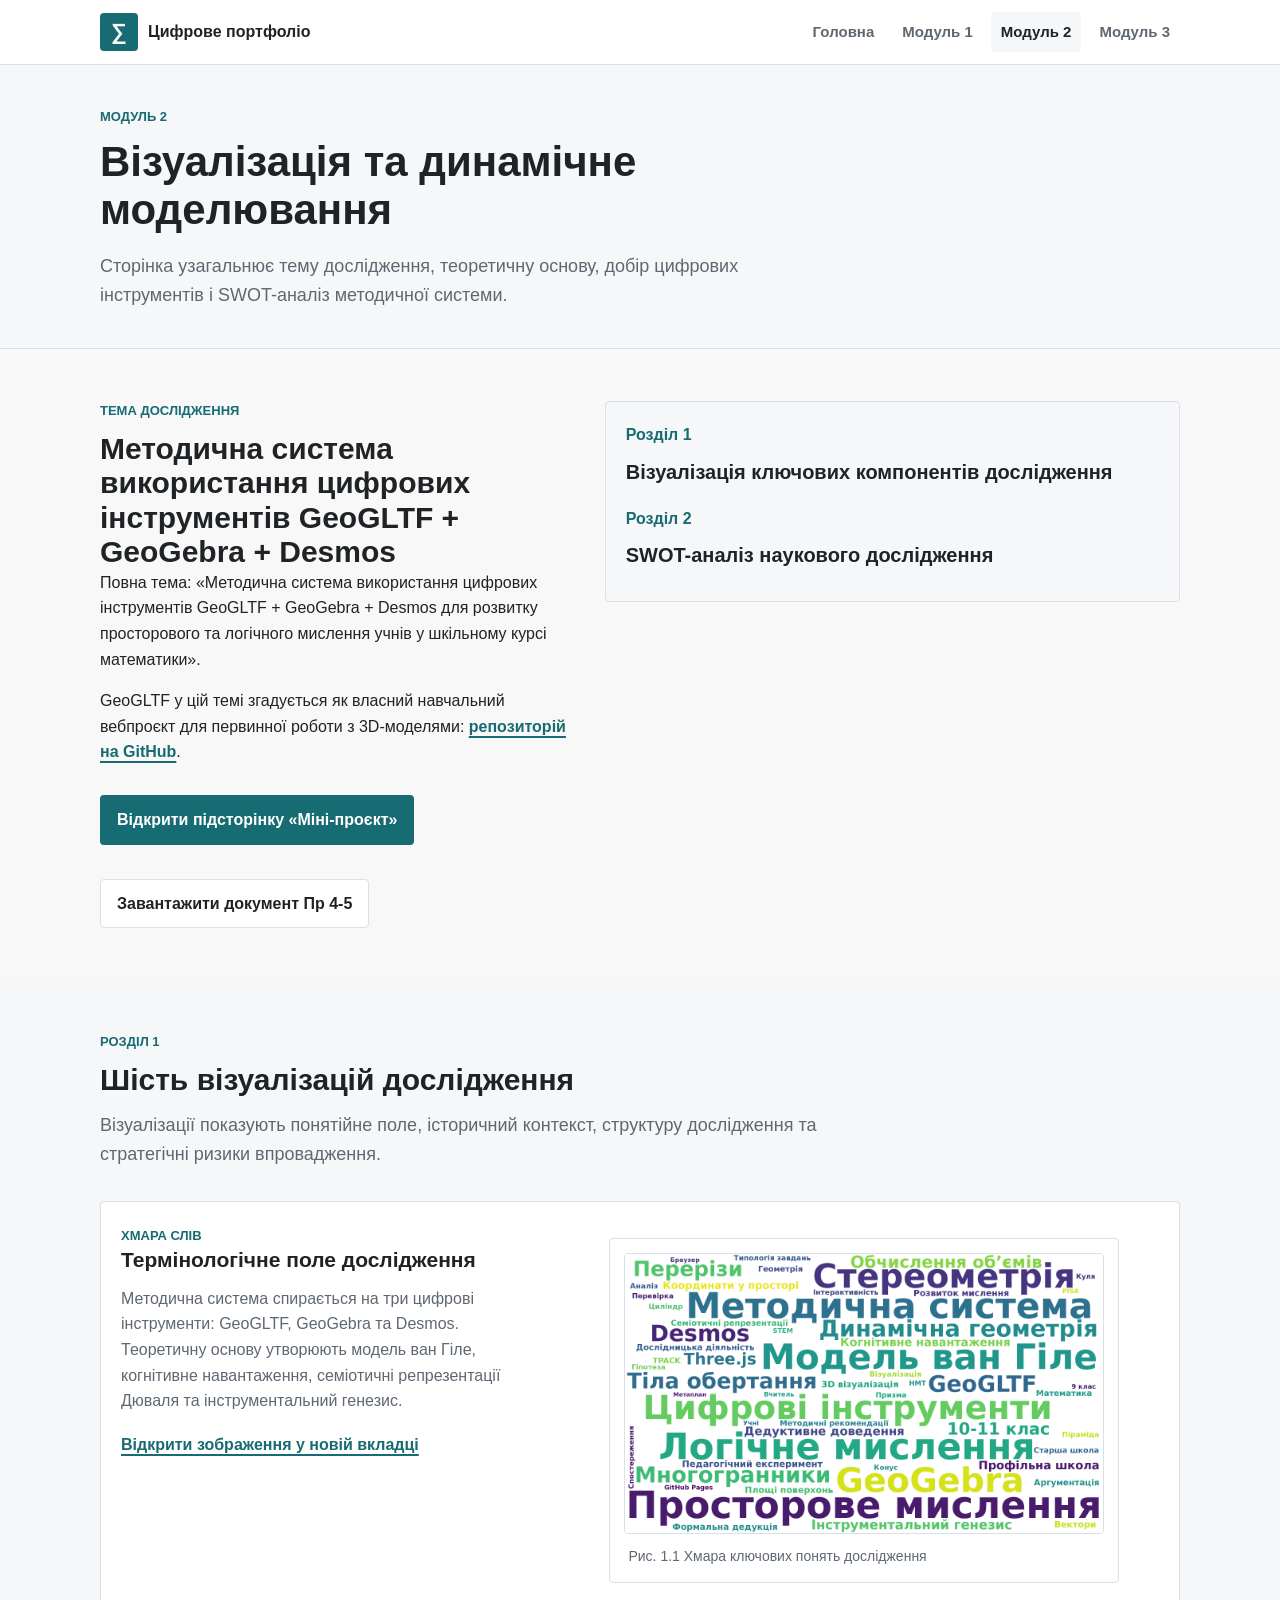
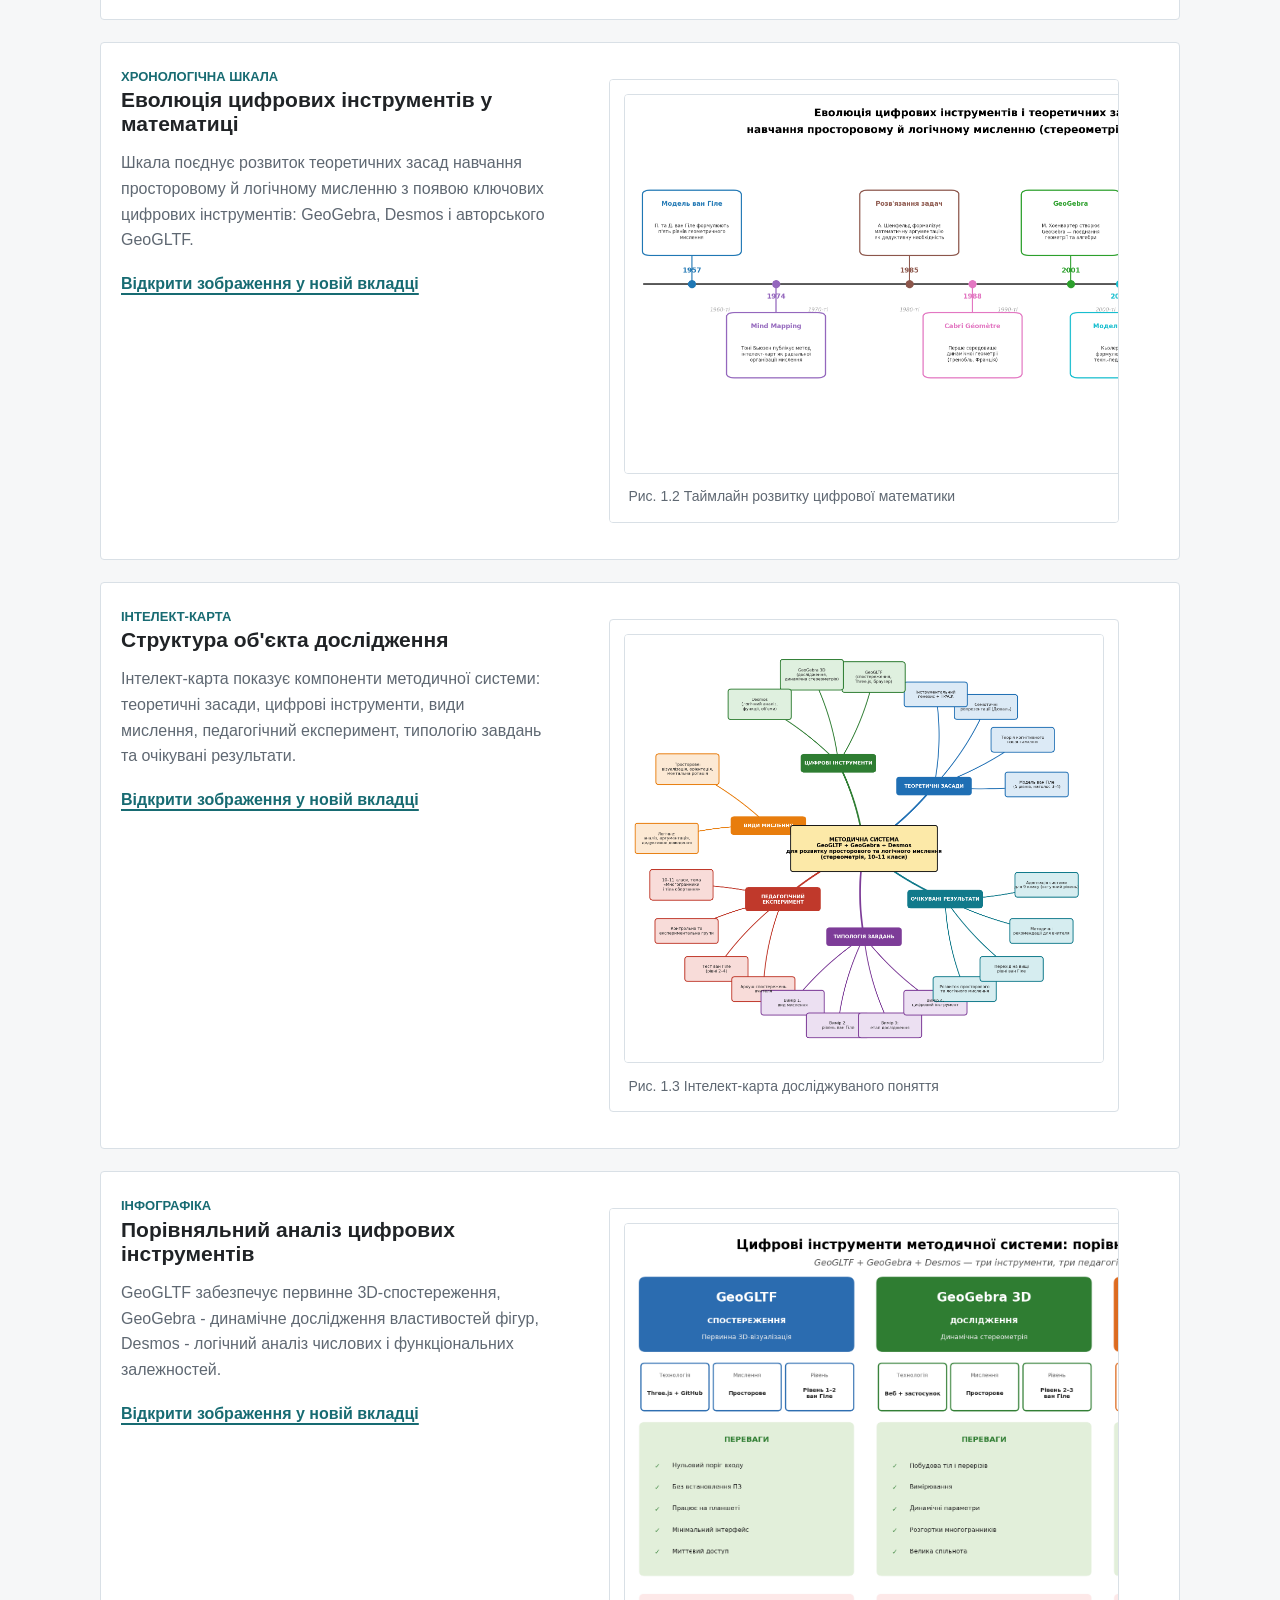
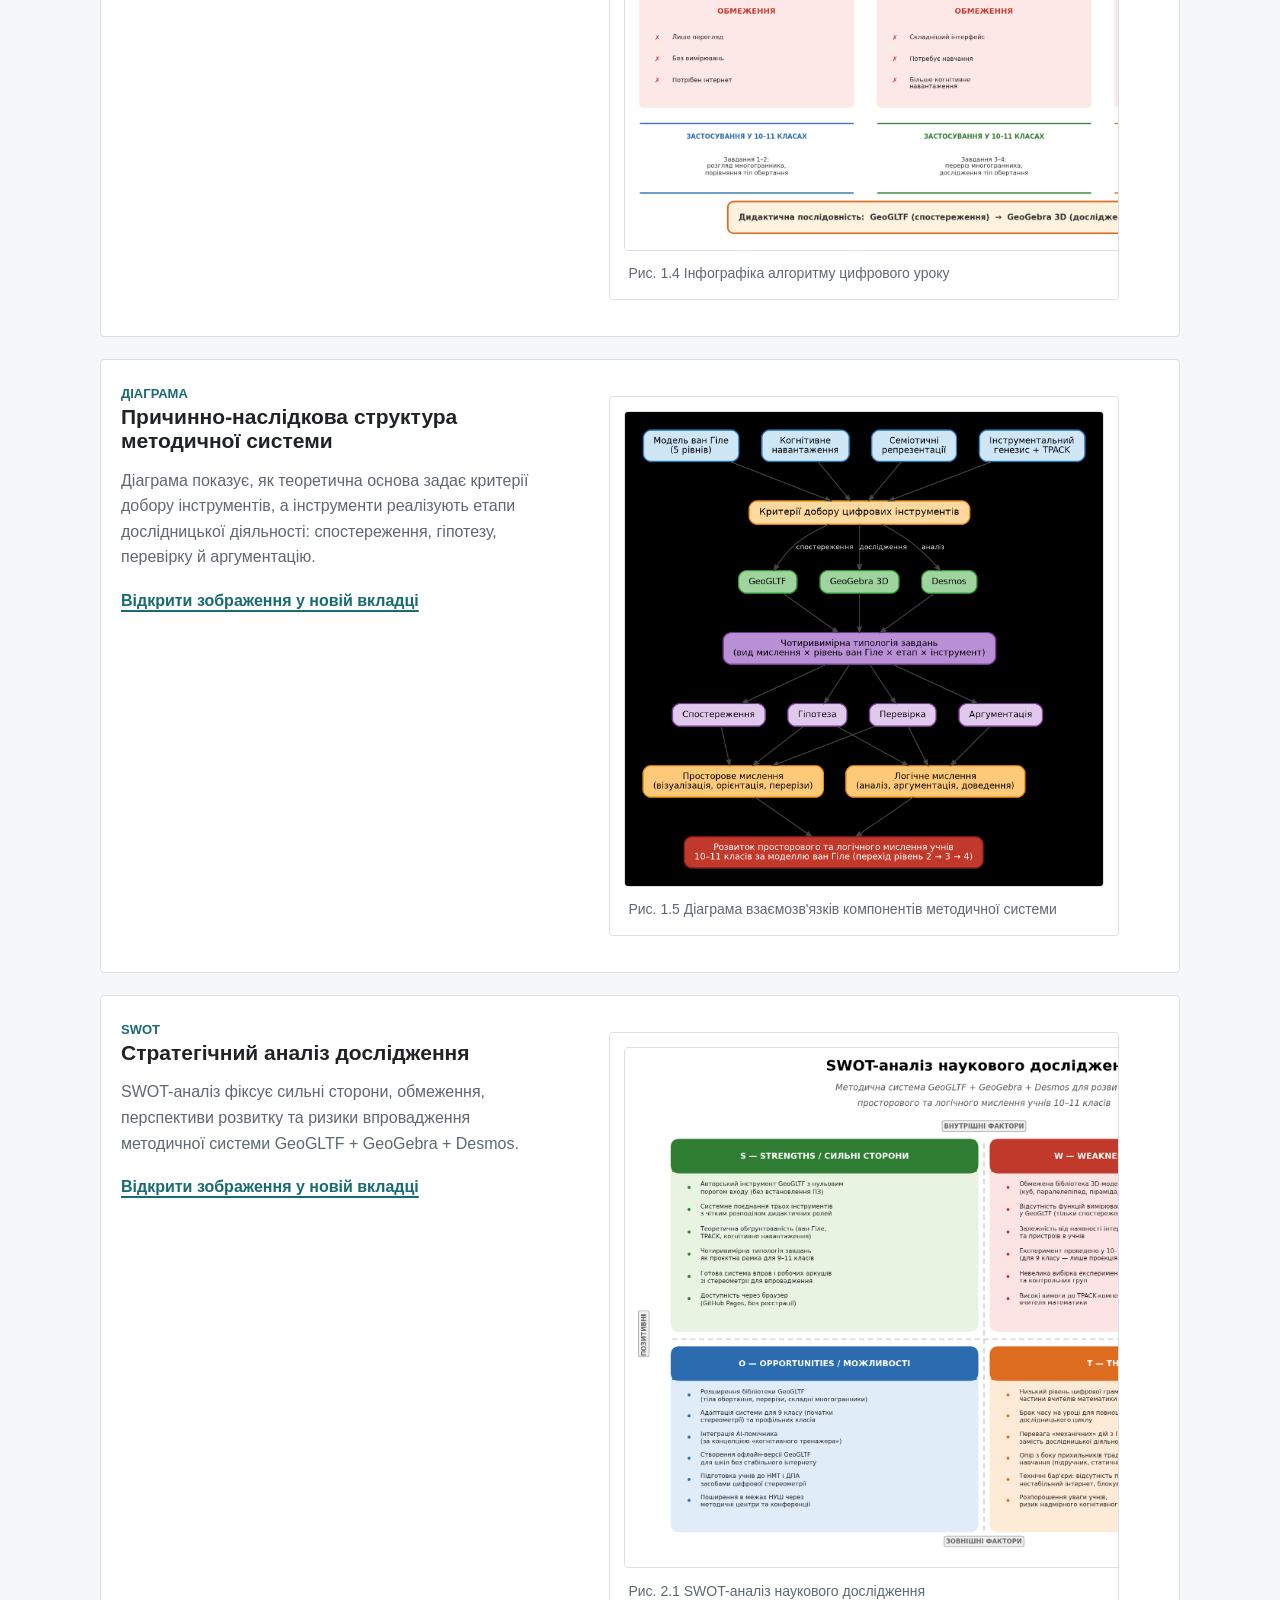
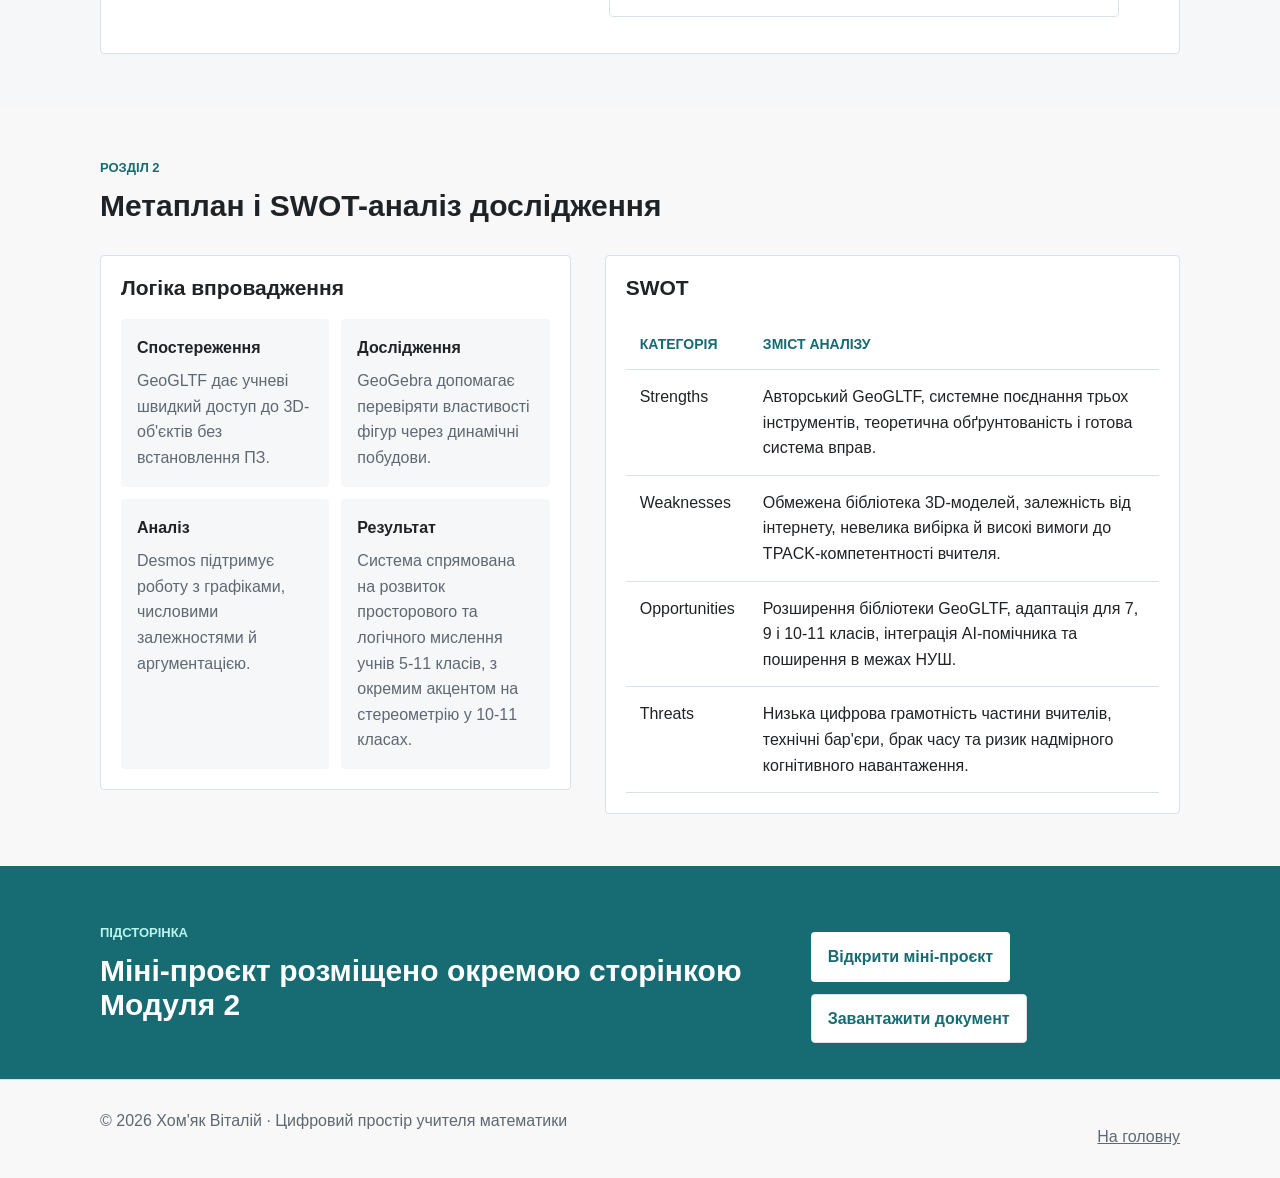
<file: module2.html>
<!doctype html>
<html lang="uk">
  <head>
    <meta charset="utf-8">
    <meta name="viewport" content="width=device-width, initial-scale=1">
    <title>Модуль 2. Візуалізація та динамічне моделювання</title>
    <meta
      name="description"
      content="Візуалізований скелет наукового дослідження: хмара слів, таймлайн, інтелект-карта, інфографіка, діаграма та SWOT-аналіз."
    >
    <link rel="stylesheet" href="styles.css">
  </head>
  <body>
    <header class="site-header">
      <a class="brand" href="index.html" aria-label="На головну">
        <span class="brand-mark">∑</span>
        <span>Цифрове портфоліо</span>
      </a>
      <button class="nav-toggle" type="button" aria-expanded="false" aria-controls="site-nav">
        <span></span>
        <span></span>
        <span></span>
        <span class="sr-only">Меню</span>
      </button>
      <nav class="site-nav" id="site-nav" aria-label="Головна навігація">
        <a href="index.html">Головна</a>
        <a href="module1.html">Модуль 1</a>
        <a class="active" href="module2.html">Модуль 2</a>
        <a href="module3.html">Модуль 3</a>
      </nav>
    </header>

    <main>
      <section class="page-hero">
        <div>
          <p class="eyebrow">Модуль 2</p>
          <h1>Візуалізація та динамічне моделювання</h1>
          <p class="lead">
            Сторінка узагальнює тему дослідження, теоретичну основу, добір
            цифрових інструментів і SWOT-аналіз методичної системи.
          </p>
        </div>
      </section>

      <section class="section">
        <div class="research-intro">
          <div>
            <p class="eyebrow">Тема дослідження</p>
            <h2>Методична система використання цифрових інструментів GeoGLTF + GeoGebra + Desmos</h2>
            <p>
              Повна тема: «Методична система використання цифрових інструментів
              GeoGLTF + GeoGebra + Desmos для розвитку просторового та логічного
              мислення учнів у шкільному курсі математики».
            </p>
            <p>
              GeoGLTF у цій темі згадується як власний навчальний вебпроєкт для
              первинної роботи з 3D-моделями:
              <a class="text-link inline-link" href="https://github.com/Vitalik-Khomiak/GeoGLTF" target="_blank" rel="noreferrer">репозиторій на GitHub</a>.
            </p>
            <div class="hero-actions inline-actions">
              <a class="button primary" href="mini-project.html">Відкрити підсторінку «Міні-проєкт»</a>
              <a class="button secondary doc-button" href="assets/pr4-5/Pr4-5_Visualization.docx" download>Завантажити документ Пр 4-5</a>
            </div>
          </div>
          <div class="research-facts">
            <span>Розділ 1</span>
            <strong>Візуалізація ключових компонентів дослідження</strong>
            <span>Розділ 2</span>
            <strong>SWOT-аналіз наукового дослідження</strong>
          </div>
        </div>
      </section>

      <section class="band">
        <div class="section-head">
          <p class="eyebrow">Розділ 1</p>
          <h2>Шість візуалізацій дослідження</h2>
          <p>
            Візуалізації показують понятійне поле, історичний контекст, структуру
            дослідження та стратегічні ризики впровадження.
          </p>
        </div>

        <div class="visual-list">
          <article class="visual-item">
            <div class="visual-copy">
              <span class="card-kicker">Хмара слів</span>
              <h3>Термінологічне поле дослідження</h3>
              <p>
                Методична система спирається на три цифрові інструменти:
                GeoGLTF, GeoGebra та Desmos. Теоретичну основу утворюють модель ван
                Гіле, когнітивне навантаження, семіотичні репрезентації Дюваля та
                інструментальний генезис.
              </p>
              <a class="text-link" href="assets/pr4-5/01_wordcloud.png" target="_blank" rel="noreferrer">Відкрити зображення у новій вкладці</a>
            </div>
            <figure class="visual-art image-figure">
              <img src="assets/pr4-5/01_wordcloud.png" alt="Хмара слів із ключовими поняттями дослідження">
              <figcaption>Рис. 1.1 Хмара ключових понять дослідження</figcaption>
            </figure>
          </article>

          <article class="visual-item">
            <div class="visual-copy">
              <span class="card-kicker">Хронологічна шкала</span>
              <h3>Еволюція цифрових інструментів у математиці</h3>
              <p>
                Шкала поєднує розвиток теоретичних засад навчання
                просторовому й логічному мисленню з появою ключових цифрових
                інструментів: GeoGebra, Desmos і авторського GeoGLTF.
              </p>
              <a class="text-link" href="assets/pr4-5/02_timeline.png" target="_blank" rel="noreferrer">Відкрити зображення у новій вкладці</a>
            </div>
            <figure class="visual-art image-figure wide-figure">
              <img src="assets/pr4-5/02_timeline.png" alt="Хронологічна шкала еволюції цифрових інструментів">
              <figcaption>Рис. 1.2 Таймлайн розвитку цифрової математики</figcaption>
            </figure>
          </article>

          <article class="visual-item">
            <div class="visual-copy">
              <span class="card-kicker">Інтелект-карта</span>
              <h3>Структура об'єкта дослідження</h3>
              <p>
                Інтелект-карта показує компоненти методичної системи:
                теоретичні засади, цифрові інструменти, види мислення, педагогічний
                експеримент, типологію завдань та очікувані результати.
              </p>
              <a class="text-link" href="assets/pr4-5/03_mindmap.png" target="_blank" rel="noreferrer">Відкрити зображення у новій вкладці</a>
            </div>
            <figure class="visual-art image-figure tall-figure">
              <img src="assets/pr4-5/03_mindmap.png" alt="Інтелект-карта предмета дослідження">
              <figcaption>Рис. 1.3 Інтелект-карта досліджуваного поняття</figcaption>
            </figure>
          </article>

          <article class="visual-item">
            <div class="visual-copy">
              <span class="card-kicker">Інфографіка</span>
              <h3>Порівняльний аналіз цифрових інструментів</h3>
              <p>
                GeoGLTF забезпечує первинне 3D-спостереження, GeoGebra -
                динамічне дослідження властивостей фігур, Desmos - логічний аналіз
                числових і функціональних залежностей.
              </p>
              <a class="text-link" href="assets/pr4-5/04_infographic.png" target="_blank" rel="noreferrer">Відкрити зображення у новій вкладці</a>
            </div>
            <figure class="visual-art image-figure wide-figure">
              <img src="assets/pr4-5/04_infographic.png" alt="Інфографіка порівняння GeoGLTF, GeoGebra і Desmos">
              <figcaption>Рис. 1.4 Інфографіка алгоритму цифрового уроку</figcaption>
            </figure>
          </article>

          <article class="visual-item">
            <div class="visual-copy">
              <span class="card-kicker">Діаграма</span>
              <h3>Причинно-наслідкова структура методичної системи</h3>
              <p>
                Діаграма показує, як теоретична основа задає критерії
                добору інструментів, а інструменти реалізують етапи дослідницької
                діяльності: спостереження, гіпотезу, перевірку й аргументацію.
              </p>
              <a class="text-link" href="assets/pr4-5/05_diagram.png" target="_blank" rel="noreferrer">Відкрити зображення у новій вкладці</a>
            </div>
            <figure class="visual-art image-figure">
              <img src="assets/pr4-5/05_diagram.png" alt="Діаграма взаємозв'язків компонентів методичної системи">
              <figcaption>Рис. 1.5 Діаграма взаємозв'язків компонентів методичної системи</figcaption>
            </figure>
          </article>

          <article class="visual-item">
            <div class="visual-copy">
              <span class="card-kicker">SWOT</span>
              <h3>Стратегічний аналіз дослідження</h3>
              <p>
                SWOT-аналіз фіксує сильні сторони, обмеження, перспективи
                розвитку та ризики впровадження методичної системи GeoGLTF +
                GeoGebra + Desmos.
              </p>
              <a class="text-link" href="assets/pr4-5/06_swot.png" target="_blank" rel="noreferrer">Відкрити зображення у новій вкладці</a>
            </div>
            <figure class="visual-art image-figure wide-figure">
              <img src="assets/pr4-5/06_swot.png" alt="SWOT-аналіз наукового дослідження">
              <figcaption>Рис. 2.1 SWOT-аналіз наукового дослідження</figcaption>
            </figure>
          </article>
        </div>
      </section>

      <section class="section">
        <div class="section-head">
          <p class="eyebrow">Розділ 2</p>
          <h2>Метаплан і SWOT-аналіз дослідження</h2>
        </div>
        <div class="split">
          <article class="metaplan">
            <h3>Логіка впровадження</h3>
            <div class="meta-grid">
              <div><strong>Спостереження</strong><span>GeoGLTF дає учневі швидкий доступ до 3D-об'єктів без встановлення ПЗ.</span></div>
              <div><strong>Дослідження</strong><span>GeoGebra допомагає перевіряти властивості фігур через динамічні побудови.</span></div>
              <div><strong>Аналіз</strong><span>Desmos підтримує роботу з графіками, числовими залежностями й аргументацією.</span></div>
              <div><strong>Результат</strong><span>Система спрямована на розвиток просторового та логічного мислення учнів 5-11 класів, з окремим акцентом на стереометрію у 10-11 класах.</span></div>
            </div>
          </article>
          <article class="table-card">
            <h3>SWOT</h3>
            <div class="responsive-table">
              <table>
                <thead>
                  <tr>
                    <th>Категорія</th>
                    <th>Зміст аналізу</th>
                  </tr>
                </thead>
                <tbody>
                  <tr>
                    <td>Strengths</td>
                    <td>Авторський GeoGLTF, системне поєднання трьох інструментів, теоретична обґрунтованість і готова система вправ.</td>
                  </tr>
                  <tr>
                    <td>Weaknesses</td>
                    <td>Обмежена бібліотека 3D-моделей, залежність від інтернету, невелика вибірка й високі вимоги до TPACK-компетентності вчителя.</td>
                  </tr>
                  <tr>
                    <td>Opportunities</td>
                    <td>Розширення бібліотеки GeoGLTF, адаптація для 7, 9 і 10-11 класів, інтеграція AI-помічника та поширення в межах НУШ.</td>
                  </tr>
                  <tr>
                    <td>Threats</td>
                    <td>Низька цифрова грамотність частини вчителів, технічні бар'єри, брак часу та ризик надмірного когнітивного навантаження.</td>
                  </tr>
                </tbody>
              </table>
            </div>
          </article>
        </div>
      </section>

      <section class="next-band">
        <div>
          <p class="eyebrow">Підсторінка</p>
          <h2>Міні-проєкт розміщено окремою сторінкою Модуля 2</h2>
        </div>
        <div class="hero-actions inline-actions">
          <a class="button primary" href="mini-project.html">Відкрити міні-проєкт</a>
          <a class="button secondary" href="assets/pr4-5/Pr4-5_Visualization.docx" download>Завантажити документ</a>
        </div>
      </section>
    </main>

    <footer class="site-footer">
      <p>© 2026 Хом'як Віталій · Цифровий простір учителя математики</p>
      <p><a href="index.html">На головну</a></p>
    </footer>

    <script src="script.js"></script>
  </body>
</html>
</file>
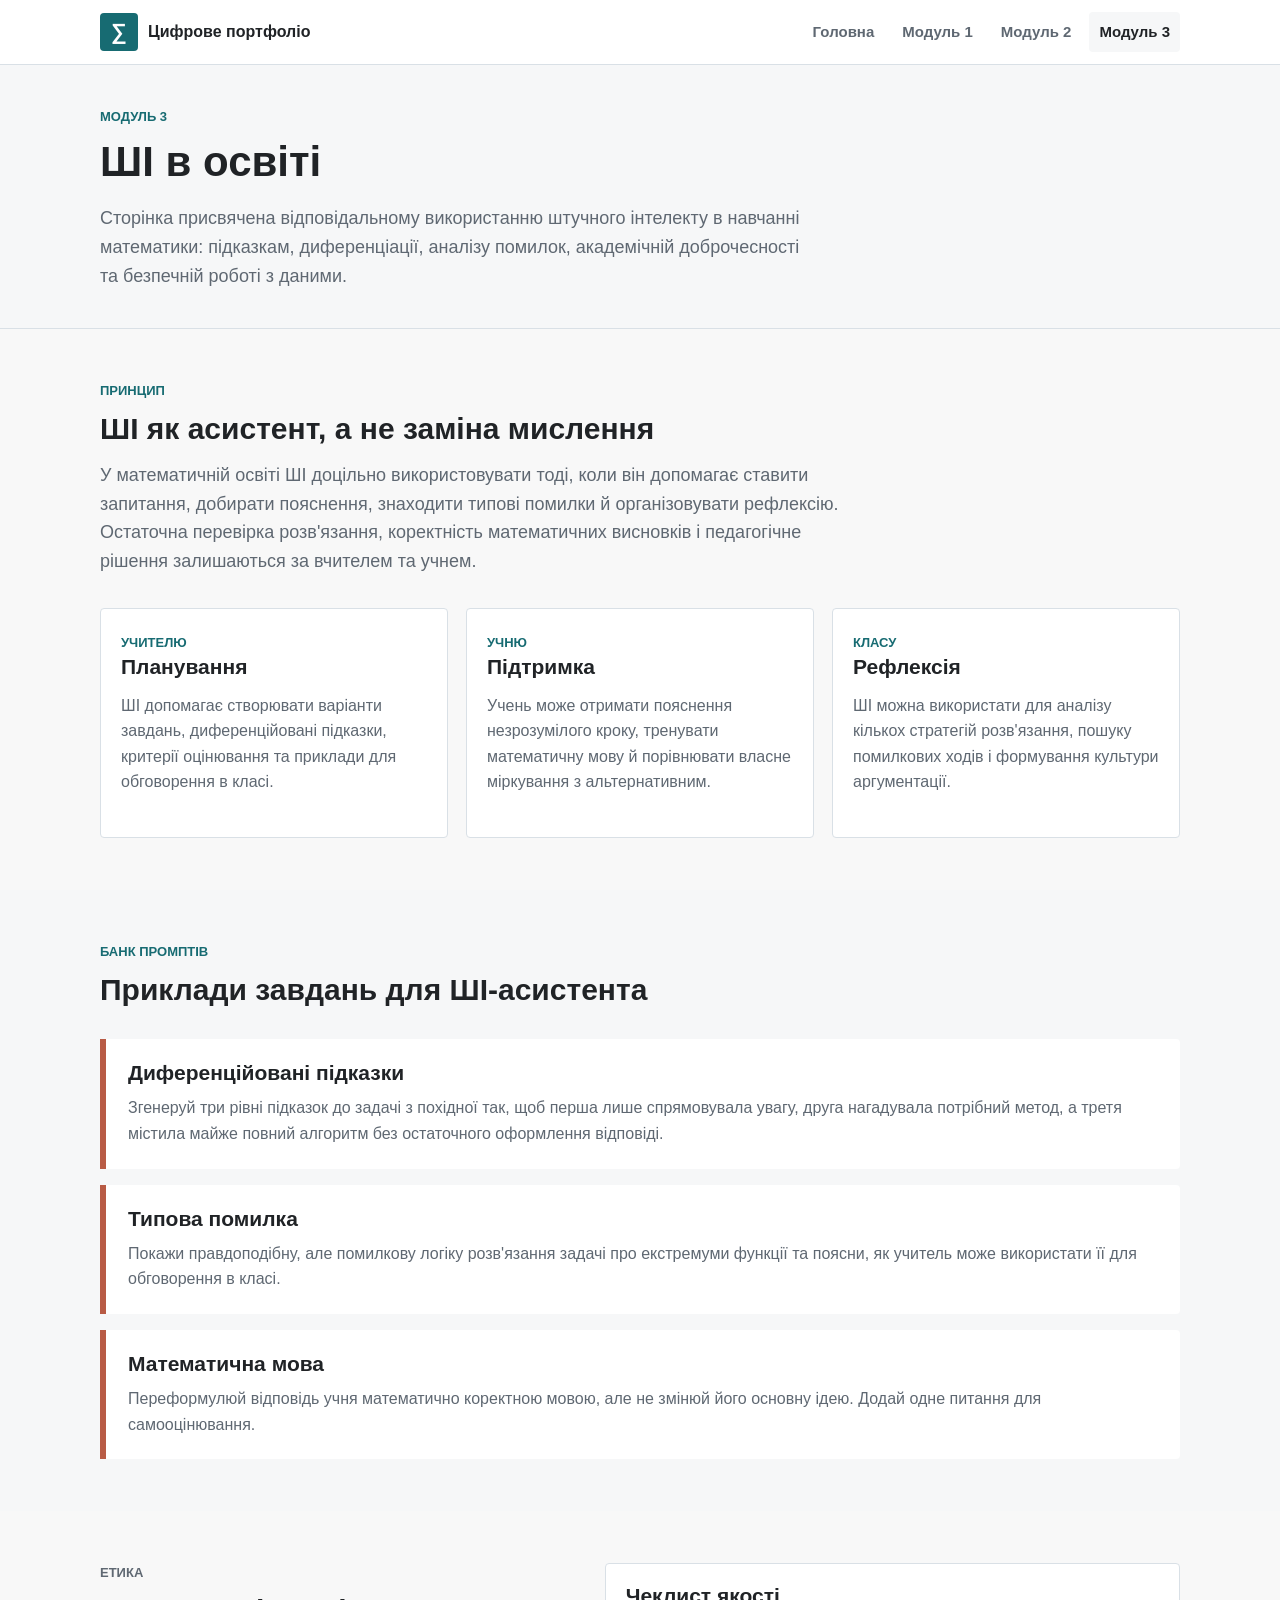
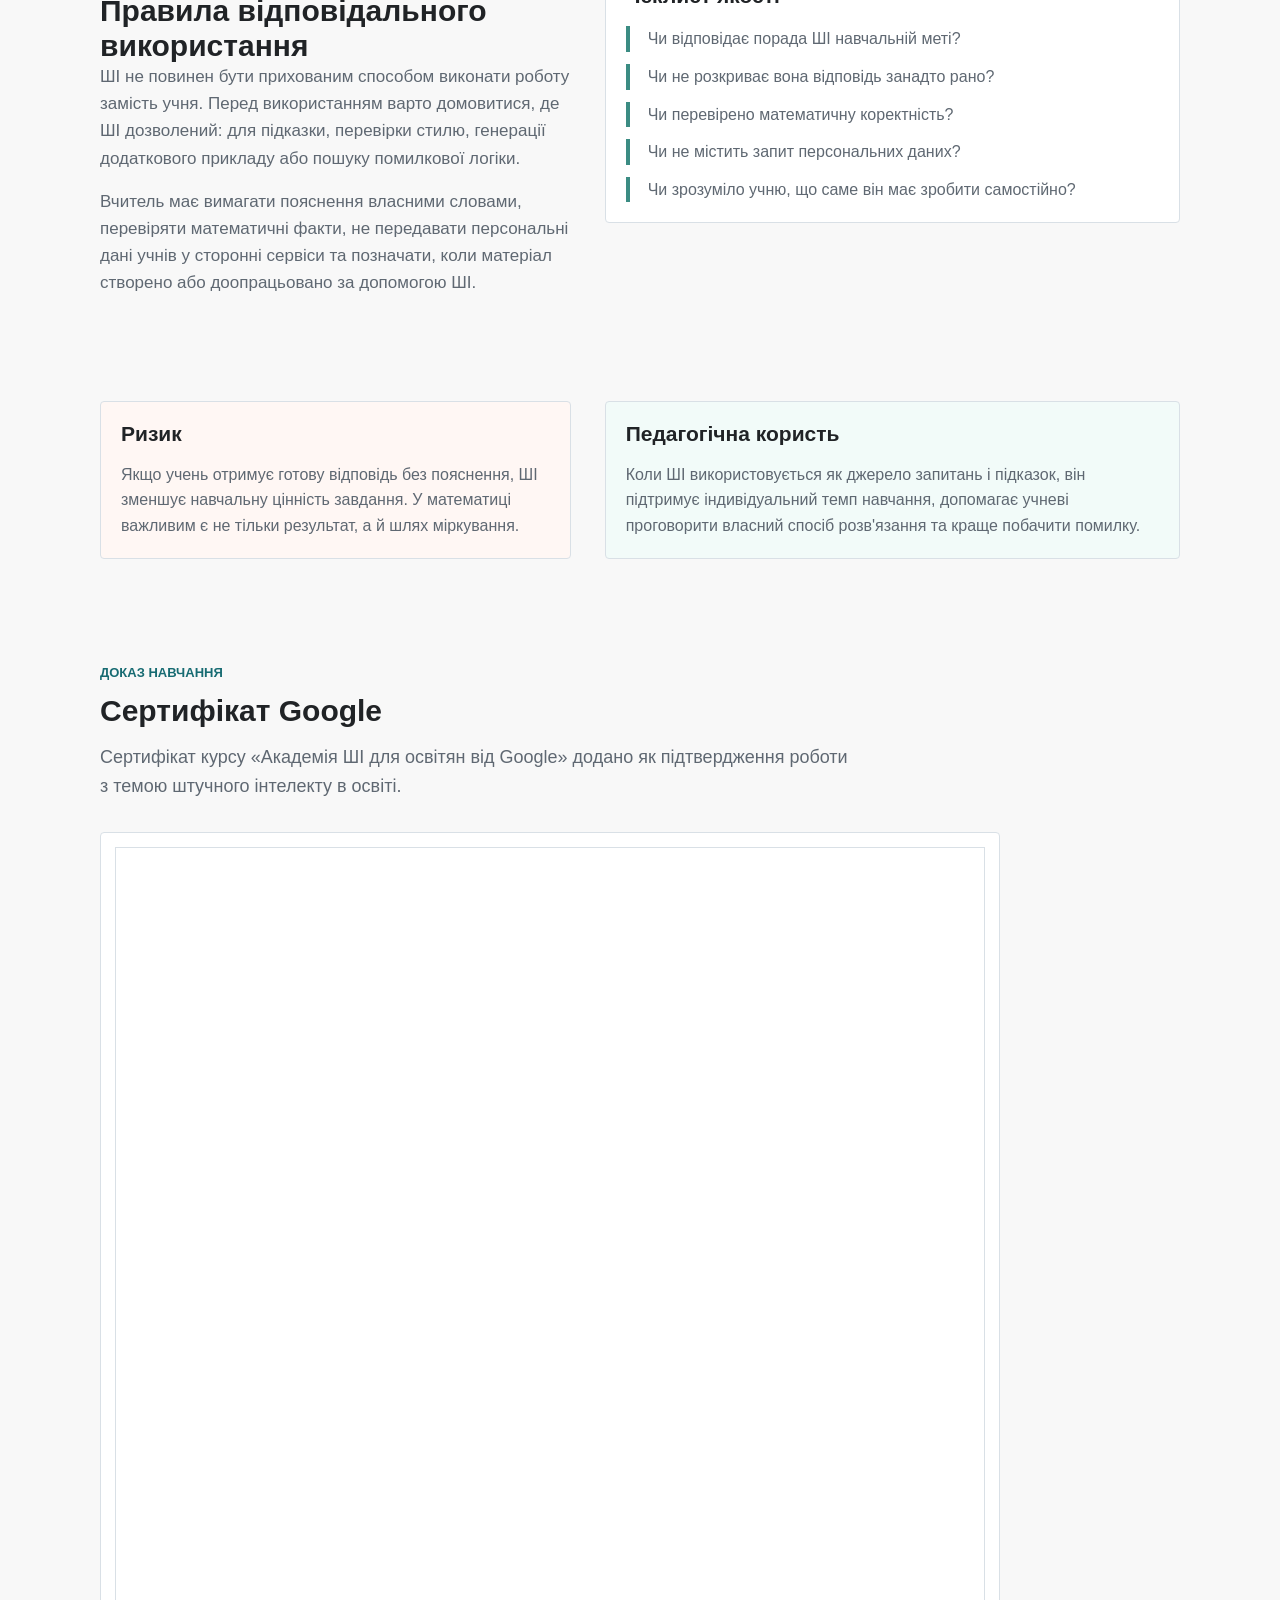
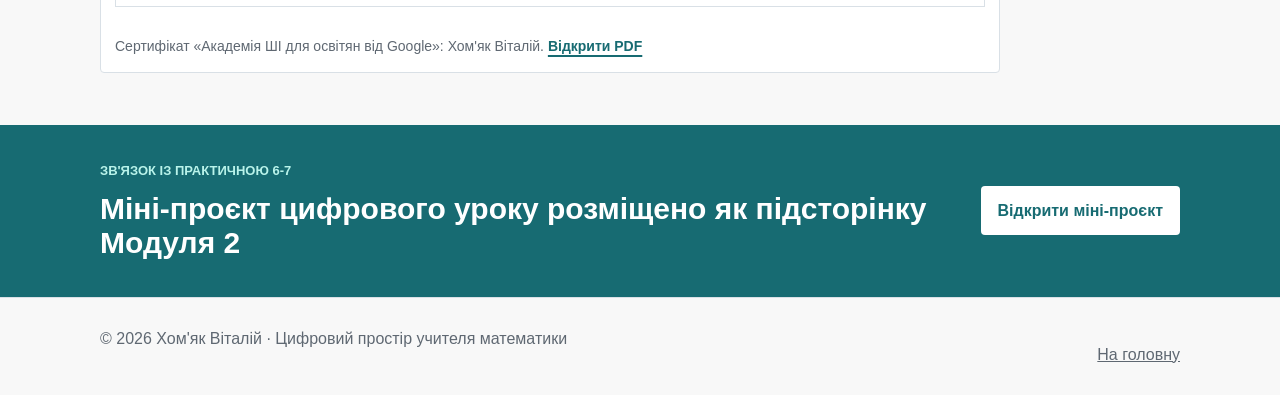
<file: module3.html>
<!doctype html>
<html lang="uk">
  <head>
    <meta charset="utf-8">
    <meta name="viewport" content="width=device-width, initial-scale=1">
    <title>Модуль 3. ШІ в освіті</title>
    <meta
      name="description"
      content="Матеріали модуля 3 цифрового портфоліо: відповідальне використання ШІ в математичній освіті, приклади промптів, типові помилки та правила доброчесності."
    >
    <link rel="stylesheet" href="styles.css">
  </head>
  <body>
    <header class="site-header">
      <a class="brand" href="index.html" aria-label="На головну">
        <span class="brand-mark">∑</span>
        <span>Цифрове портфоліо</span>
      </a>
      <button class="nav-toggle" type="button" aria-expanded="false" aria-controls="site-nav">
        <span></span>
        <span></span>
        <span></span>
        <span class="sr-only">Меню</span>
      </button>
      <nav class="site-nav" id="site-nav" aria-label="Головна навігація">
        <a href="index.html">Головна</a>
        <a href="module1.html">Модуль 1</a>
        <a href="module2.html">Модуль 2</a>
        <a class="active" href="module3.html">Модуль 3</a>
      </nav>
    </header>

    <main>
      <section class="page-hero">
        <div>
          <p class="eyebrow">Модуль 3</p>
          <h1>ШІ в освіті</h1>
          <p class="lead">
            Сторінка присвячена відповідальному використанню штучного інтелекту
            в навчанні математики: підказкам, диференціації, аналізу помилок,
            академічній доброчесності та безпечній роботі з даними.
          </p>
        </div>
      </section>

      <section class="section">
        <div class="section-head">
          <p class="eyebrow">Принцип</p>
          <h2>ШІ як асистент, а не заміна мислення</h2>
          <p>
            У математичній освіті ШІ доцільно використовувати тоді, коли він
            допомагає ставити запитання, добирати пояснення, знаходити типові
            помилки й організовувати рефлексію. Остаточна перевірка розв'язання,
            коректність математичних висновків і педагогічне рішення залишаються
            за вчителем та учнем.
          </p>
        </div>
        <div class="card-grid three">
          <article class="card">
            <span class="card-kicker">Учителю</span>
            <h3>Планування</h3>
            <p>
              ШІ допомагає створювати варіанти завдань, диференційовані підказки,
              критерії оцінювання та приклади для обговорення в класі.
            </p>
          </article>
          <article class="card">
            <span class="card-kicker">Учню</span>
            <h3>Підтримка</h3>
            <p>
              Учень може отримати пояснення незрозумілого кроку, тренувати
              математичну мову й порівнювати власне міркування з альтернативним.
            </p>
          </article>
          <article class="card">
            <span class="card-kicker">Класу</span>
            <h3>Рефлексія</h3>
            <p>
              ШІ можна використати для аналізу кількох стратегій розв'язання,
              пошуку помилкових ходів і формування культури аргументації.
            </p>
          </article>
        </div>
      </section>

      <section class="band">
        <div class="section-head">
          <p class="eyebrow">Банк промптів</p>
          <h2>Приклади завдань для ШІ-асистента</h2>
        </div>
        <div class="prompt-list">
          <article>
            <h3>Диференційовані підказки</h3>
            <p>
              Згенеруй три рівні підказок до задачі з похідної так, щоб перша
              лише спрямовувала увагу, друга нагадувала потрібний метод, а третя
              містила майже повний алгоритм без остаточного оформлення відповіді.
            </p>
          </article>
          <article>
            <h3>Типова помилка</h3>
            <p>
              Покажи правдоподібну, але помилкову логіку розв'язання задачі про
              екстремуми функції та поясни, як учитель може використати її для
              обговорення в класі.
            </p>
          </article>
          <article>
            <h3>Математична мова</h3>
            <p>
              Переформулюй відповідь учня математично коректною мовою, але не
              змінюй його основну ідею. Додай одне питання для самооцінювання.
            </p>
          </article>
        </div>
      </section>

      <section class="section">
        <div class="split">
          <article class="long-read">
            <p class="eyebrow">Етика</p>
            <h2>Правила відповідального використання</h2>
            <p>
              ШІ не повинен бути прихованим способом виконати роботу замість
              учня. Перед використанням варто домовитися, де ШІ дозволений:
              для підказки, перевірки стилю, генерації додаткового прикладу або
              пошуку помилкової логіки.
            </p>
            <p>
              Вчитель має вимагати пояснення власними словами, перевіряти
              математичні факти, не передавати персональні дані учнів у сторонні
              сервіси та позначати, коли матеріал створено або доопрацьовано за
              допомогою ШІ.
            </p>
          </article>
          <article class="rubric">
            <h3>Чеклист якості</h3>
            <ul class="plain-list">
              <li>Чи відповідає порада ШІ навчальній меті?</li>
              <li>Чи не розкриває вона відповідь занадто рано?</li>
              <li>Чи перевірено математичну коректність?</li>
              <li>Чи не містить запит персональних даних?</li>
              <li>Чи зрозуміло учню, що саме він має зробити самостійно?</li>
            </ul>
          </article>
        </div>
      </section>

      <section class="section">
        <div class="split">
          <article class="warning-note">
            <h3>Ризик</h3>
            <p>
              Якщо учень отримує готову відповідь без пояснення, ШІ зменшує
              навчальну цінність завдання. У математиці важливим є не тільки
              результат, а й шлях міркування.
            </p>
          </article>
          <article class="success-note">
            <h3>Педагогічна користь</h3>
            <p>
              Коли ШІ використовується як джерело запитань і підказок, він
              підтримує індивідуальний темп навчання, допомагає учневі проговорити
              власний спосіб розв'язання та краще побачити помилку.
            </p>
          </article>
        </div>
      </section>

      <section class="section">
        <div class="section-head">
          <p class="eyebrow">Доказ навчання</p>
          <h2>Сертифікат Google</h2>
          <p>
            Сертифікат курсу «Академія ШІ для освітян від Google» додано як
            підтвердження роботи з темою штучного інтелекту в освіті.
          </p>
        </div>
        <figure class="course-screenshot-block certificate-image-block">
          <iframe
            class="certificate-pdf"
            src="assets/certificates/google-ai-educators-certificate.pdf#toolbar=0&navpanes=0&scrollbar=0"
            title="Сертифікат Академія ШІ для освітян від Google"
          ></iframe>
          <figcaption>
            Сертифікат «Академія ШІ для освітян від Google»: Хом'як Віталій.
            <a class="text-link" href="assets/certificates/google-ai-educators-certificate.pdf" target="_blank" rel="noreferrer">Відкрити PDF</a>
          </figcaption>
        </figure>
      </section>

      <section class="next-band">
        <div>
          <p class="eyebrow">Зв'язок із практичною 6-7</p>
          <h2>Міні-проєкт цифрового уроку розміщено як підсторінку Модуля 2</h2>
        </div>
        <a class="button primary" href="mini-project.html">Відкрити міні-проєкт</a>
      </section>
    </main>

    <footer class="site-footer">
      <p>© 2026 Хом'як Віталій · Цифровий простір учителя математики</p>
      <p><a href="index.html">На головну</a></p>
    </footer>

    <script src="script.js"></script>
  </body>
</html>
</file>
<file: styles.css>
:root {
  --ink: #202326;
  --muted: #5f6872;
  --line: #d9e0e6;
  --paper: #ffffff;
  --soft: #f6f7f8;
  --teal: #176b72;
  --teal-2: #3b8c83;
  --coral: #b85b45;
  --gold: #f2c14e;
  --violet: #6e6b9f;
  --shadow: none;
  --max: 1080px;
}

* {
  box-sizing: border-box;
}

html {
  scroll-behavior: smooth;
}

body {
  margin: 0;
  color: var(--ink);
  background: #f8f8f8;
  font-family: "Segoe UI", Arial, sans-serif;
  line-height: 1.6;
}

a {
  color: inherit;
}

img,
svg,
canvas {
  max-width: 100%;
}

.sr-only {
  position: absolute;
  width: 1px;
  height: 1px;
  padding: 0;
  margin: -1px;
  overflow: hidden;
  clip: rect(0, 0, 0, 0);
  white-space: nowrap;
  border: 0;
}

.site-header {
  position: static;
  top: 0;
  z-index: 30;
  display: flex;
  align-items: center;
  justify-content: space-between;
  gap: 24px;
  min-height: 64px;
  padding: 12px max(24px, calc((100vw - var(--max)) / 2));
  background: #ffffff;
  border-bottom: 1px solid var(--line);
}

.brand {
  display: inline-flex;
  align-items: center;
  gap: 10px;
  min-width: 220px;
  color: var(--ink);
  text-decoration: none;
  font-weight: 700;
}

.brand-mark {
  display: grid;
  place-items: center;
  width: 38px;
  height: 38px;
  flex: 0 0 38px;
  color: #fff;
  background: var(--teal);
  border-radius: 4px;
  font-size: 22px;
}

.site-nav {
  display: flex;
  align-items: center;
  justify-content: flex-end;
  gap: 8px;
}

.site-nav a {
  min-height: 40px;
  padding: 8px 10px;
  border-radius: 4px;
  color: var(--muted);
  text-decoration: none;
  font-weight: 650;
  font-size: 15px;
}

.site-nav a:hover,
.site-nav a:focus-visible,
.site-nav a.active {
  color: var(--ink);
  background: var(--soft);
  outline: none;
}

.nav-toggle {
  display: none;
  width: 44px;
  height: 44px;
  padding: 9px;
  border: 1px solid var(--line);
  border-radius: 4px;
  background: var(--paper);
}

.nav-toggle span:not(.sr-only) {
  display: block;
  height: 2px;
  margin: 5px 0;
  background: var(--ink);
}

.hero,
.page-hero,
.section,
.band,
.contact-band,
.reflection-band,
.next-band,
.comparison-band {
  padding-left: max(24px, calc((100vw - var(--max)) / 2));
  padding-right: max(24px, calc((100vw - var(--max)) / 2));
}

.hero {
  display: grid;
  grid-template-columns: minmax(0, 1fr);
  align-items: center;
  gap: 24px;
  min-height: auto;
  padding-top: 44px;
  padding-bottom: 42px;
  background: #ffffff;
}

.page-hero {
  padding-top: 42px;
  padding-bottom: 38px;
  border-bottom: 1px solid var(--line);
  background: var(--soft);
}

.page-hero > div {
  max-width: 840px;
}

.eyebrow,
.card-kicker {
  margin: 0 0 10px;
  color: var(--teal);
  font-size: 13px;
  font-weight: 800;
  text-transform: uppercase;
}

h1,
h2,
h3 {
  margin: 0;
  line-height: 1.15;
  letter-spacing: 0;
}

h1 {
  max-width: 860px;
  font-size: 42px;
}

h2 {
  font-size: 30px;
}

h3 {
  font-size: 21px;
}

p {
  margin: 0;
}

p + p,
h3 + p,
p + h3 {
  margin-top: 16px;
}

.lead {
  max-width: 720px;
  margin-top: 18px;
  color: var(--muted);
  font-size: 18px;
}

.hero-actions {
  display: flex;
  flex-wrap: wrap;
  gap: 12px;
  margin-top: 30px;
}

.button {
  display: inline-flex;
  align-items: center;
  justify-content: center;
  min-height: 44px;
  padding: 11px 16px;
  border: 1px solid transparent;
  border-radius: 4px;
  text-decoration: none;
  font-weight: 750;
}

.button.primary {
  color: #fff;
  background: var(--teal);
}

.button.secondary {
  color: var(--ink);
  background: var(--paper);
  border-color: var(--line);
}

.section {
  padding-top: 52px;
  padding-bottom: 52px;
}

.band {
  padding-top: 52px;
  padding-bottom: 52px;
  background: var(--soft);
}

.section-head {
  max-width: 760px;
  margin-bottom: 32px;
}

.section-head p:not(.eyebrow) {
  margin-top: 14px;
  color: var(--muted);
  font-size: 18px;
}

.profile-layout,
.research-intro,
.interactive-layout,
.split {
  display: grid;
  grid-template-columns: minmax(0, 0.9fr) minmax(0, 1.1fr);
  gap: 34px;
  align-items: start;
}

.portrait-card {
  margin: 0;
  padding: 18px;
  border: 1px solid var(--line);
  border-radius: 4px;
  background: var(--paper);
  box-shadow: var(--shadow);
}

.portrait-initials {
  display: grid;
  place-items: center;
  aspect-ratio: 1;
  width: min(100%, 320px);
  margin: 0 auto;
  color: #fff;
  background: var(--teal);
  border-radius: 4px;
  font-size: 64px;
  font-weight: 800;
}

.portrait-photo {
  display: block;
  aspect-ratio: 1;
  width: min(100%, 320px);
  margin: 0 auto;
  border: 1px solid var(--line);
  border-radius: 4px;
  background: #000;
  object-fit: cover;
}

.portrait-card figcaption {
  margin-top: 14px;
  color: var(--muted);
  text-align: center;
}

.profile-text {
  padding: 8px 0;
}

.project-note {
  padding: 12px 14px;
  border-left: 4px solid var(--teal-2);
  background: #fff;
}

.project-note a,
.inline-link {
  color: var(--teal);
  font-weight: 800;
  text-underline-offset: 4px;
}

.text-link.inline-link {
  display: inline;
  margin-top: 0;
}

blockquote {
  margin: 18px 0 0;
  padding: 14px 16px;
  border-left: 4px solid var(--coral);
  background: #fffafa;
  border-radius: 0 4px 4px 0;
  font-size: 17px;
}

.card-grid {
  display: grid;
  gap: 18px;
}

.card-grid.three {
  grid-template-columns: repeat(3, minmax(0, 1fr));
}

.card {
  min-height: 230px;
  padding: 20px;
  border: 1px solid var(--line);
  border-radius: 4px;
  background: var(--paper);
  box-shadow: var(--shadow);
}

.card p {
  margin-top: 14px;
  color: var(--muted);
}

.text-link {
  display: inline-flex;
  margin-top: 18px;
  color: var(--teal);
  font-weight: 800;
  text-decoration-thickness: 2px;
  text-underline-offset: 4px;
}

.fill-needed {
  color: #b00020 !important;
  background: #fff0f0;
  border: 1px solid #ffb3b3;
  border-radius: 4px;
  padding: 2px 8px;
  box-decoration-break: clone;
  -webkit-box-decoration-break: clone;
}

.fill-panel {
  border-color: #ff9f9f !important;
  border-radius: 4px;
  background: #fff5f5 !important;
  box-shadow: inset 0 0 0 1px rgba(176, 0, 32, 0.12), var(--shadow);
}

.fill-panel::before {
  content: "Потрібно заповнити / замінити";
  display: inline-flex;
  margin-bottom: 14px;
  padding: 4px 9px;
  border-radius: 4px;
  color: #b00020;
  background: #ffe1e1;
  font-size: 12px;
  font-weight: 850;
  text-transform: uppercase;
}

.fill-panel p,
.fill-panel li,
.fill-panel span,
.fill-panel figcaption {
  color: #7c1d1d;
}

.fill-panel .text-link {
  color: #b00020;
}

.research-intro > .fill-panel,
.interactive-layout > .fill-panel,
.section-head.fill-panel,
.long-read.fill-panel {
  padding: 24px;
}

.visual-item.fill-panel::before,
.comparison-band.fill-panel::before {
  grid-column: 1 / -1;
}

.reflection-band.fill-panel {
  display: grid;
  grid-template-columns: minmax(0, 0.45fr) minmax(0, 1fr);
}

.reflection-band.fill-panel::before {
  grid-column: 1 / -1;
}

.fill-legend {
  display: inline-flex;
  align-items: center;
  gap: 8px;
  margin-top: 18px;
  padding: 10px 12px;
  border: 1px solid #ffb3b3;
  border-radius: 4px;
  color: #7c1d1d;
  background: #fff0f0;
  font-weight: 750;
}

.fill-dot {
  width: 12px;
  height: 12px;
  border-radius: 50%;
  background: #b00020;
  flex: 0 0 12px;
}

.contact-band,
.reflection-band,
.next-band,
.comparison-band {
  display: flex;
  align-items: center;
  justify-content: space-between;
  gap: 28px;
  padding-top: 36px;
  padding-bottom: 36px;
  color: #fff;
  background: var(--teal);
}

.contact-band .eyebrow,
.reflection-band .eyebrow,
.next-band .eyebrow,
.comparison-band .eyebrow {
  color: #b9f3ea;
}

.contact-list {
  display: flex;
  flex-wrap: wrap;
  gap: 12px;
  justify-content: flex-end;
}

.contact-list a,
.site-footer a {
  color: inherit;
}

.contact-list a {
  padding: 10px 12px;
  border: 1px solid rgba(255, 255, 255, 0.34);
  border-radius: 4px;
  text-decoration: none;
  font-weight: 700;
}

.site-footer {
  display: flex;
  justify-content: space-between;
  gap: 18px;
  padding: 28px max(24px, calc((100vw - var(--max)) / 2));
  color: var(--muted);
  border-top: 1px solid var(--line);
}

.check-grid {
  display: grid;
  grid-template-columns: repeat(3, minmax(0, 1fr));
  gap: 14px;
}

.check-item {
  min-height: 70px;
  padding: 18px 18px 18px 48px;
  border: 1px solid var(--line);
  border-radius: 4px;
  background: #fff;
  position: relative;
  font-weight: 750;
}

.check-item::before {
  content: "";
  position: absolute;
  left: 18px;
  top: 22px;
  width: 17px;
  height: 17px;
  border-radius: 50%;
  background: var(--teal-2);
  box-shadow: inset 0 0 0 4px #fff;
  outline: 2px solid var(--teal-2);
}

.certificate-card {
  min-height: 330px;
}

.status-pill {
  display: inline-flex;
  margin-bottom: 16px;
  padding: 5px 9px;
  border-radius: 4px;
  color: #653b00;
  background: #fff1ca;
  font-size: 13px;
  font-weight: 800;
}

.status-pill.complete {
  color: #0b5a39;
  background: #dff7e9;
}

.course-proof {
  display: grid;
  gap: 8px;
  margin-top: 16px;
  padding: 14px;
  border: 1px solid #b8e7c9;
  border-radius: 4px;
  background: #f1fbf5;
  color: #244434;
  font-size: 14px;
}

.certificate-missing {
  margin-top: 14px;
}

.certificate-note {
  margin-top: 14px;
  padding: 10px 12px;
  border-left: 4px solid var(--teal-2);
  background: #fff;
  color: var(--muted);
}

.course-screenshot-block {
  margin: 24px 0 0;
  padding: 14px;
  border: 1px solid var(--line);
  border-radius: 4px;
  background: #fff;
}

.course-screenshot-block img {
  display: block;
  width: 100%;
  height: auto;
  border: 1px solid var(--line);
}

.course-screenshot-block figcaption {
  margin-top: 10px;
  color: var(--muted);
  font-size: 14px;
}

.learning-screenshot-stack {
  display: grid;
  gap: 22px;
  margin-top: 24px;
}

.learning-screenshot-stack .course-screenshot-block {
  margin: 0;
}

.certificate-image-block {
  max-width: 900px;
}

.certificate-image-block img {
  background: #bf806e;
}

.certificate-pdf {
  display: block;
  width: 100%;
  height: min(72vw, 760px);
  border: 1px solid var(--line);
  background: #fff;
}

.reflection {
  padding-top: 12px;
  border-top: 1px solid var(--line);
}

.essay-layout {
  display: grid;
  grid-template-columns: minmax(0, 1.15fr) minmax(300px, 0.85fr);
  gap: 34px;
  align-items: center;
}

.long-read {
  font-size: 17px;
}

.long-read p {
  color: var(--muted);
}

.word-cloud,
.visual-art {
  position: relative;
  min-height: 330px;
  padding: 18px;
  border: 1px solid var(--line);
  border-radius: 4px;
  background: #fff;
  overflow: hidden;
  box-shadow: var(--shadow);
}

.word-cloud {
  display: flex;
  align-content: center;
  align-items: center;
  justify-content: center;
  flex-wrap: wrap;
  gap: 12px 18px;
  padding-bottom: 58px;
}

.word-cloud span {
  font-weight: 800;
}

.word-cloud .w1 {
  color: var(--teal);
  font-size: 34px;
}

.word-cloud .w2 {
  color: var(--coral);
  font-size: 25px;
}

.word-cloud .w3 {
  color: var(--violet);
  font-size: 29px;
}

.word-cloud .w4 {
  color: var(--teal-2);
  font-size: 21px;
}

.word-cloud .w5 {
  color: var(--gold);
  font-size: 25px;
}

.word-cloud .w6 {
  color: var(--coral);
  font-size: 28px;
}

.word-cloud .w7 {
  color: var(--teal);
  font-size: 20px;
}

.word-cloud .w8 {
  color: var(--ink);
  font-size: 20px;
}

.word-cloud .w9 {
  color: var(--coral);
  font-size: 18px;
}

.word-cloud .w10 {
  color: var(--muted);
  font-size: 18px;
}

.word-cloud small {
  position: absolute;
  left: 24px;
  right: 24px;
  bottom: 14px;
  color: var(--muted);
}

.reflection-band {
  align-items: flex-start;
}

.reflection-band p:not(.eyebrow) {
  max-width: 760px;
}

.reflection-copy {
  max-width: 760px;
}

.research-facts {
  display: grid;
  gap: 8px;
  padding: 20px;
  border: 1px solid var(--line);
  border-radius: 4px;
  background: var(--soft);
}

.research-facts span {
  color: var(--teal);
  font-weight: 800;
}

.research-facts strong {
  margin-bottom: 10px;
  font-size: 20px;
}

.visual-list {
  display: grid;
  gap: 22px;
}

.visual-item {
  display: grid;
  grid-template-columns: minmax(0, 0.72fr) minmax(340px, 1fr);
  gap: 24px;
  align-items: stretch;
  padding: 20px;
  border: 1px solid var(--line);
  border-radius: 4px;
  background: #fff;
  box-shadow: var(--shadow);
}

.visual-copy p {
  margin-top: 14px;
  color: var(--muted);
}

.visual-art {
  min-height: 280px;
  padding-bottom: 48px;
  box-shadow: none;
}

.image-figure {
  min-height: 0;
  padding: 14px 14px 48px;
}

.image-figure img {
  display: block;
  width: 100%;
  height: auto;
  border-radius: 4px;
  border: 1px solid var(--line);
  background: #fff;
}

.wide-figure {
  overflow-x: auto;
}

.wide-figure img {
  min-width: 720px;
}

.tall-figure {
  max-height: 620px;
  overflow: auto;
}

.doc-button {
  margin-top: 22px;
}

.visual-art figcaption {
  position: absolute;
  left: 18px;
  right: 18px;
  bottom: 14px;
  color: var(--muted);
  font-size: 14px;
}

.cloud-figure {
  display: flex;
  align-content: center;
  align-items: center;
  justify-content: center;
  flex-wrap: wrap;
  gap: 12px 18px;
}

.cloud-figure span {
  color: var(--teal);
  font-weight: 850;
  font-size: 20px;
}

.cloud-figure .big {
  color: var(--coral);
  font-size: 40px;
}

.timeline-figure ol {
  display: grid;
  gap: 14px;
  margin: 0;
  padding: 0;
  list-style: none;
}

.timeline-figure li {
  display: grid;
  grid-template-columns: 82px 1fr;
  gap: 14px;
  align-items: center;
  position: relative;
}

.timeline-figure time {
  color: var(--teal);
  font-weight: 850;
}

.timeline-figure span {
  padding: 10px 12px;
  border-left: 5px solid var(--coral);
  background: var(--soft);
  border-radius: 0 4px 4px 0;
}

.mindmap-figure {
  min-height: 340px;
}

.mind-center,
.mind-node {
  position: absolute;
  display: grid;
  place-items: center;
  min-width: 88px;
  min-height: 44px;
  padding: 8px 12px;
  border-radius: 4px;
  text-align: center;
  font-weight: 800;
}

.mind-center {
  left: 50%;
  top: 48%;
  transform: translate(-50%, -50%);
  color: #fff;
  background: var(--teal);
}

.mind-node {
  color: var(--ink);
  background: var(--soft);
  border: 1px solid var(--line);
}

.mind-node::after {
  content: "";
  position: absolute;
  width: 72px;
  height: 2px;
  background: var(--line);
  transform-origin: center;
}

.mind-node.n1 {
  left: 34px;
  top: 48px;
}

.mind-node.n2 {
  right: 52px;
  top: 46px;
}

.mind-node.n3 {
  left: 42px;
  bottom: 80px;
}

.mind-node.n4 {
  right: 36px;
  bottom: 86px;
}

.mind-node.n5 {
  left: 46%;
  top: 32px;
}

.mind-node.n6 {
  left: 44%;
  bottom: 66px;
}

.mind-node.n1::after,
.mind-node.n3::after {
  right: -74px;
}

.mind-node.n2::after,
.mind-node.n4::after {
  left: -74px;
}

.mind-node.n5::after,
.mind-node.n6::after {
  display: none;
}

.infographic-figure {
  display: grid;
  grid-template-columns: repeat(4, minmax(0, 1fr));
  gap: 12px;
  align-items: center;
}

.infographic-figure div {
  display: grid;
  place-items: center;
  min-height: 150px;
  padding: 16px;
  border: 1px solid var(--line);
  border-radius: 4px;
  background: var(--soft);
  text-align: center;
}

.infographic-figure strong {
  display: grid;
  place-items: center;
  width: 42px;
  height: 42px;
  color: #fff;
  background: var(--coral);
  border-radius: 50%;
  font-size: 22px;
}

.infographic-figure span {
  margin-top: 12px;
  font-weight: 800;
}

.ai-figure svg,
.graph-figure svg {
  width: 100%;
  height: 220px;
}

.graph-lines {
  fill: none;
  stroke: var(--line);
  stroke-width: 4;
}

.graph-node circle {
  fill: var(--teal);
}

.graph-node:nth-of-type(3) circle {
  fill: var(--coral);
}

.graph-node:nth-of-type(4) circle {
  fill: var(--gold);
}

.graph-node:nth-of-type(5) circle {
  fill: var(--teal-2);
}

.graph-node text {
  fill: #fff;
  font-size: 17px;
  font-weight: 800;
  text-anchor: middle;
}

.metaplan,
.table-card,
.rubric,
.warning-note,
.success-note {
  padding: 20px;
  border: 1px solid var(--line);
  border-radius: 4px;
  background: #fff;
  box-shadow: var(--shadow);
}

.meta-grid {
  display: grid;
  grid-template-columns: repeat(2, minmax(0, 1fr));
  gap: 12px;
  margin-top: 18px;
}

.meta-grid div {
  min-height: 130px;
  padding: 16px;
  border-radius: 4px;
  background: var(--soft);
}

.meta-grid strong,
.meta-grid span {
  display: block;
}

.meta-grid span {
  margin-top: 8px;
  color: var(--muted);
}

.responsive-table {
  overflow-x: auto;
  margin-top: 18px;
}

table {
  width: 100%;
  border-collapse: collapse;
  min-width: 520px;
}

th,
td {
  padding: 14px;
  border-bottom: 1px solid var(--line);
  text-align: left;
  vertical-align: top;
}

th {
  color: var(--teal);
  font-size: 14px;
  text-transform: uppercase;
}

.next-band .button {
  flex: 0 0 auto;
  background: #fff;
  color: var(--teal);
}

.interactive-layout {
  align-items: center;
}

.model-stats {
  display: flex;
  flex-wrap: wrap;
  gap: 10px;
  margin: 22px 0 16px;
}

.formula-list {
  display: grid;
  gap: 10px;
  margin: 20px 0;
}

.formula-list code {
  display: block;
  padding: 12px 14px;
  border: 1px solid var(--line);
  border-radius: 4px;
  background: #fff;
  color: var(--ink);
  font: 800 17px/1.35 "Segoe UI", Arial, sans-serif;
}

.model-stats span {
  padding: 8px 10px;
  border: 1px solid var(--line);
  border-radius: 4px;
  background: #fff;
  font-weight: 700;
}

.range-label {
  display: block;
  margin-bottom: 8px;
  font-weight: 800;
}

input[type="range"] {
  width: 100%;
  accent-color: var(--teal);
}

.canvas-panel {
  min-height: 360px;
  padding: 16px;
  border: 1px solid var(--line);
  border-radius: 4px;
  background: #fff;
  box-shadow: var(--shadow);
}

#derivative-canvas {
  display: block;
  width: 100%;
  height: 360px;
}

.swot-grid {
  display: grid;
  grid-template-columns: repeat(4, minmax(0, 1fr));
  gap: 14px;
}

.swot-grid article {
  min-height: 220px;
  padding: 20px;
  border: 1px solid var(--line);
  border-top: 6px solid var(--teal);
  border-radius: 4px;
  background: #fff;
  box-shadow: var(--shadow);
}

.swot-grid article:nth-child(2) {
  border-top-color: var(--coral);
}

.swot-grid article:nth-child(3) {
  border-top-color: var(--gold);
}

.swot-grid article:nth-child(4) {
  border-top-color: var(--violet);
}

.swot-grid p,
.rubric li,
.warning-note p,
.success-note p {
  color: var(--muted);
}

.plain-list {
  display: grid;
  gap: 12px;
  margin: 18px 0 0;
  padding: 0;
  list-style: none;
}

.plain-list li {
  padding-left: 18px;
  border-left: 4px solid var(--teal-2);
}

.top-gap {
  margin-top: 22px;
}

.warning-note {
  background: #fff7f4;
}

.success-note {
  background: #f2fbf9;
}

.comparison-band {
  display: grid;
  grid-template-columns: 0.7fr 1fr;
}

.comparison-grid {
  display: grid;
  grid-template-columns: repeat(2, minmax(0, 1fr));
  gap: 14px;
}

.comparison-grid div {
  padding: 18px;
  border: 1px solid rgba(255, 255, 255, 0.34);
  border-radius: 4px;
}

.comparison-grid p {
  margin-top: 10px;
}

.prompt-list {
  display: grid;
  gap: 16px;
}

.prompt-list article {
  padding: 22px;
  border-left: 6px solid var(--coral);
  border-radius: 0 4px 4px 0;
  background: #fff;
}

.prompt-list p {
  margin-top: 10px;
  color: var(--muted);
}

@media (max-width: 980px) {
  .nav-toggle {
    display: inline-block;
  }

  .site-nav {
    position: absolute;
    left: 16px;
    right: 16px;
    top: 78px;
    display: none;
    flex-direction: column;
    align-items: stretch;
    padding: 12px;
    border: 1px solid var(--line);
    border-radius: 4px;
    background: #fff;
    box-shadow: var(--shadow);
  }

  .site-nav.open {
    display: flex;
  }

  .hero,
  .profile-layout,
  .research-intro,
  .interactive-layout,
  .split,
  .essay-layout,
  .comparison-band {
    grid-template-columns: 1fr;
  }

  .hero {
    min-height: auto;
    padding-top: 42px;
  }

  .card-grid.three,
  .check-grid,
  .swot-grid {
    grid-template-columns: repeat(2, minmax(0, 1fr));
  }

  .visual-item {
    grid-template-columns: 1fr;
  }
}

@media (max-width: 680px) {
  .site-header {
    min-height: 66px;
    padding: 12px 16px;
  }

  .brand {
    min-width: 0;
    max-width: 250px;
    font-size: 14px;
  }

  .brand-mark {
    width: 34px;
    height: 34px;
    flex-basis: 34px;
  }

  h1 {
    font-size: 38px;
  }

  h2 {
    font-size: 28px;
  }

  .lead {
    font-size: 18px;
  }

  .hero,
  .page-hero,
  .section,
  .band,
  .contact-band,
  .reflection-band,
  .next-band,
  .comparison-band {
    padding-left: 18px;
    padding-right: 18px;
  }

  .card-grid.three,
  .check-grid,
  .swot-grid,
  .meta-grid,
  .comparison-grid,
  .infographic-figure {
    grid-template-columns: 1fr;
  }

  .contact-band,
  .reflection-band,
  .next-band {
    align-items: flex-start;
    flex-direction: column;
  }

  .contact-list {
    justify-content: flex-start;
  }

  .site-footer {
    flex-direction: column;
    padding-left: 18px;
    padding-right: 18px;
  }

  .visual-item,
  .card,
  .metaplan,
  .table-card,
  .rubric,
  .warning-note,
  .success-note {
    padding: 18px;
  }

  .word-cloud {
    min-height: 390px;
  }

  .word-cloud span {
    max-width: calc(100% - 48px);
  }

  .word-cloud .w1 {
    font-size: 26px;
  }

  .timeline-figure li {
    grid-template-columns: 1fr;
    gap: 6px;
  }

  .mind-node.n1,
  .mind-node.n3 {
    left: 12px;
  }

  .mind-node.n2,
  .mind-node.n4 {
    right: 12px;
  }

  .mind-node::after {
    display: none;
  }
}
</file>
